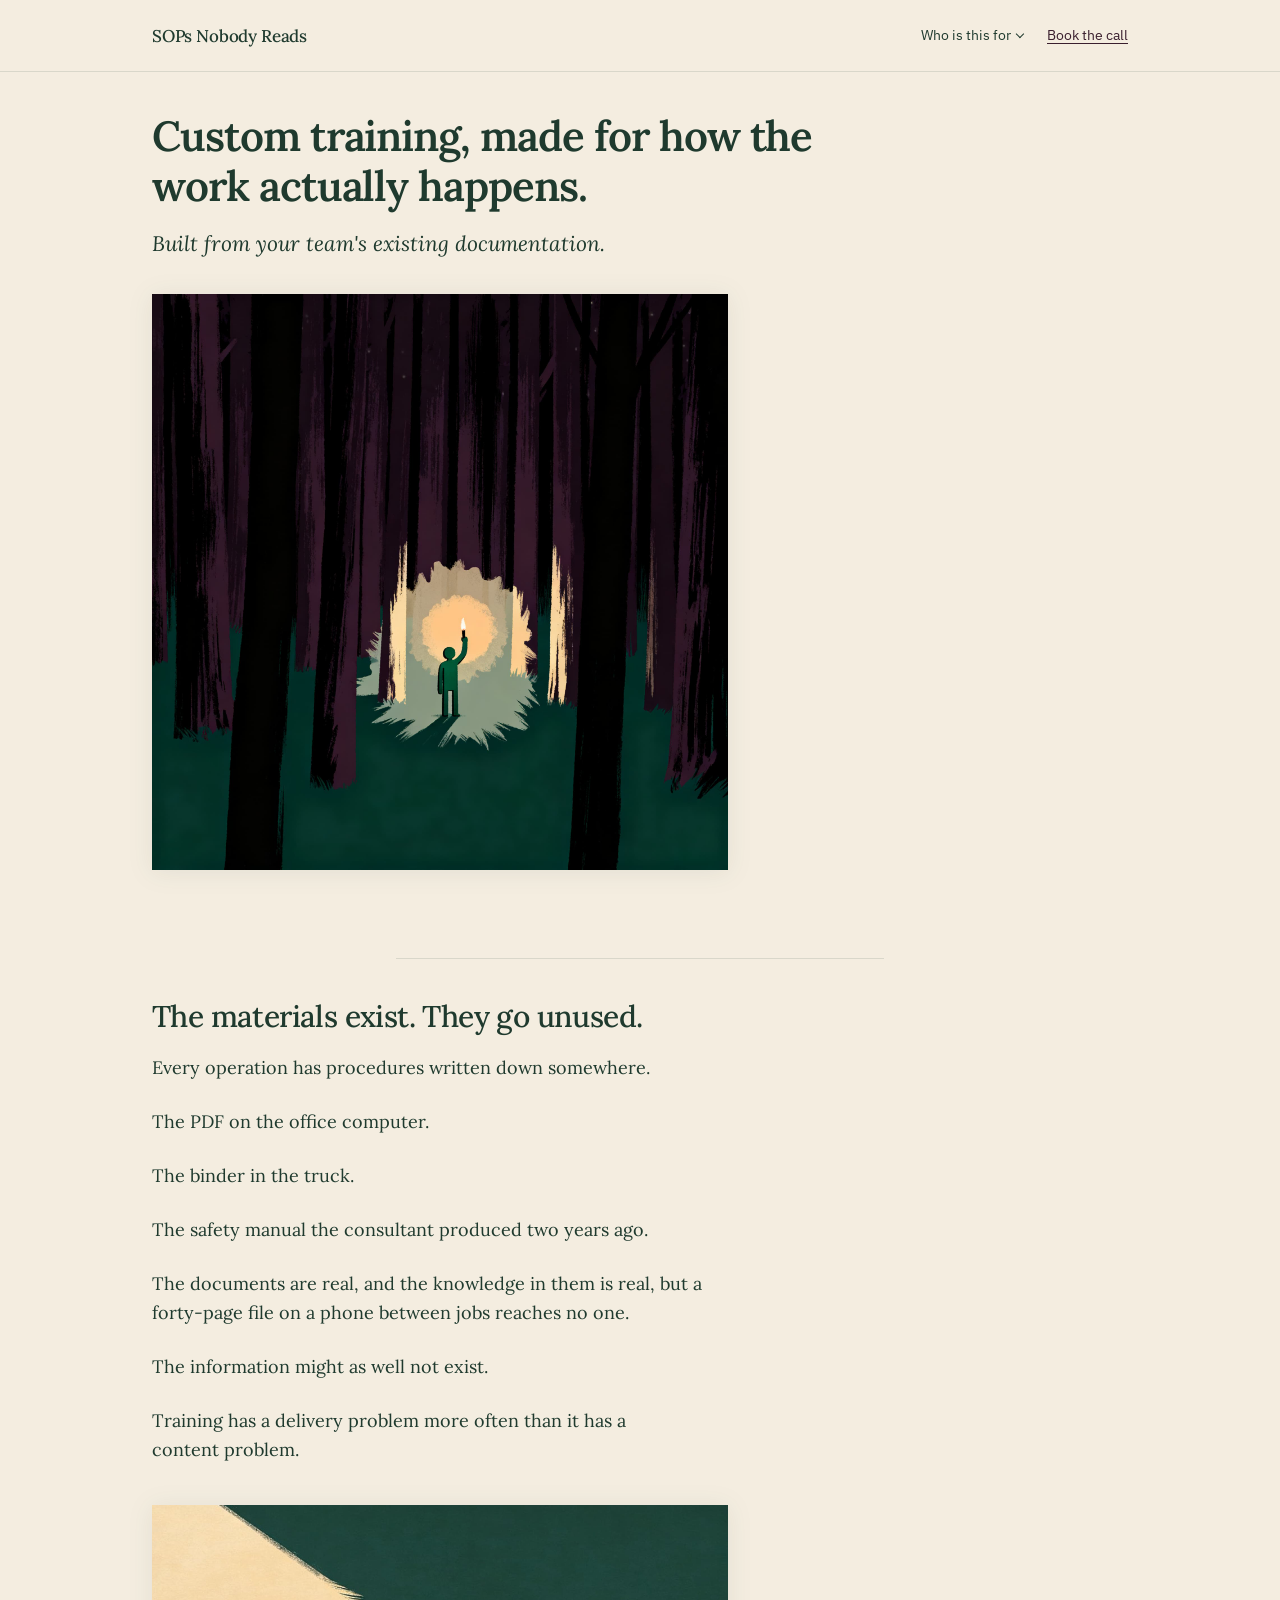
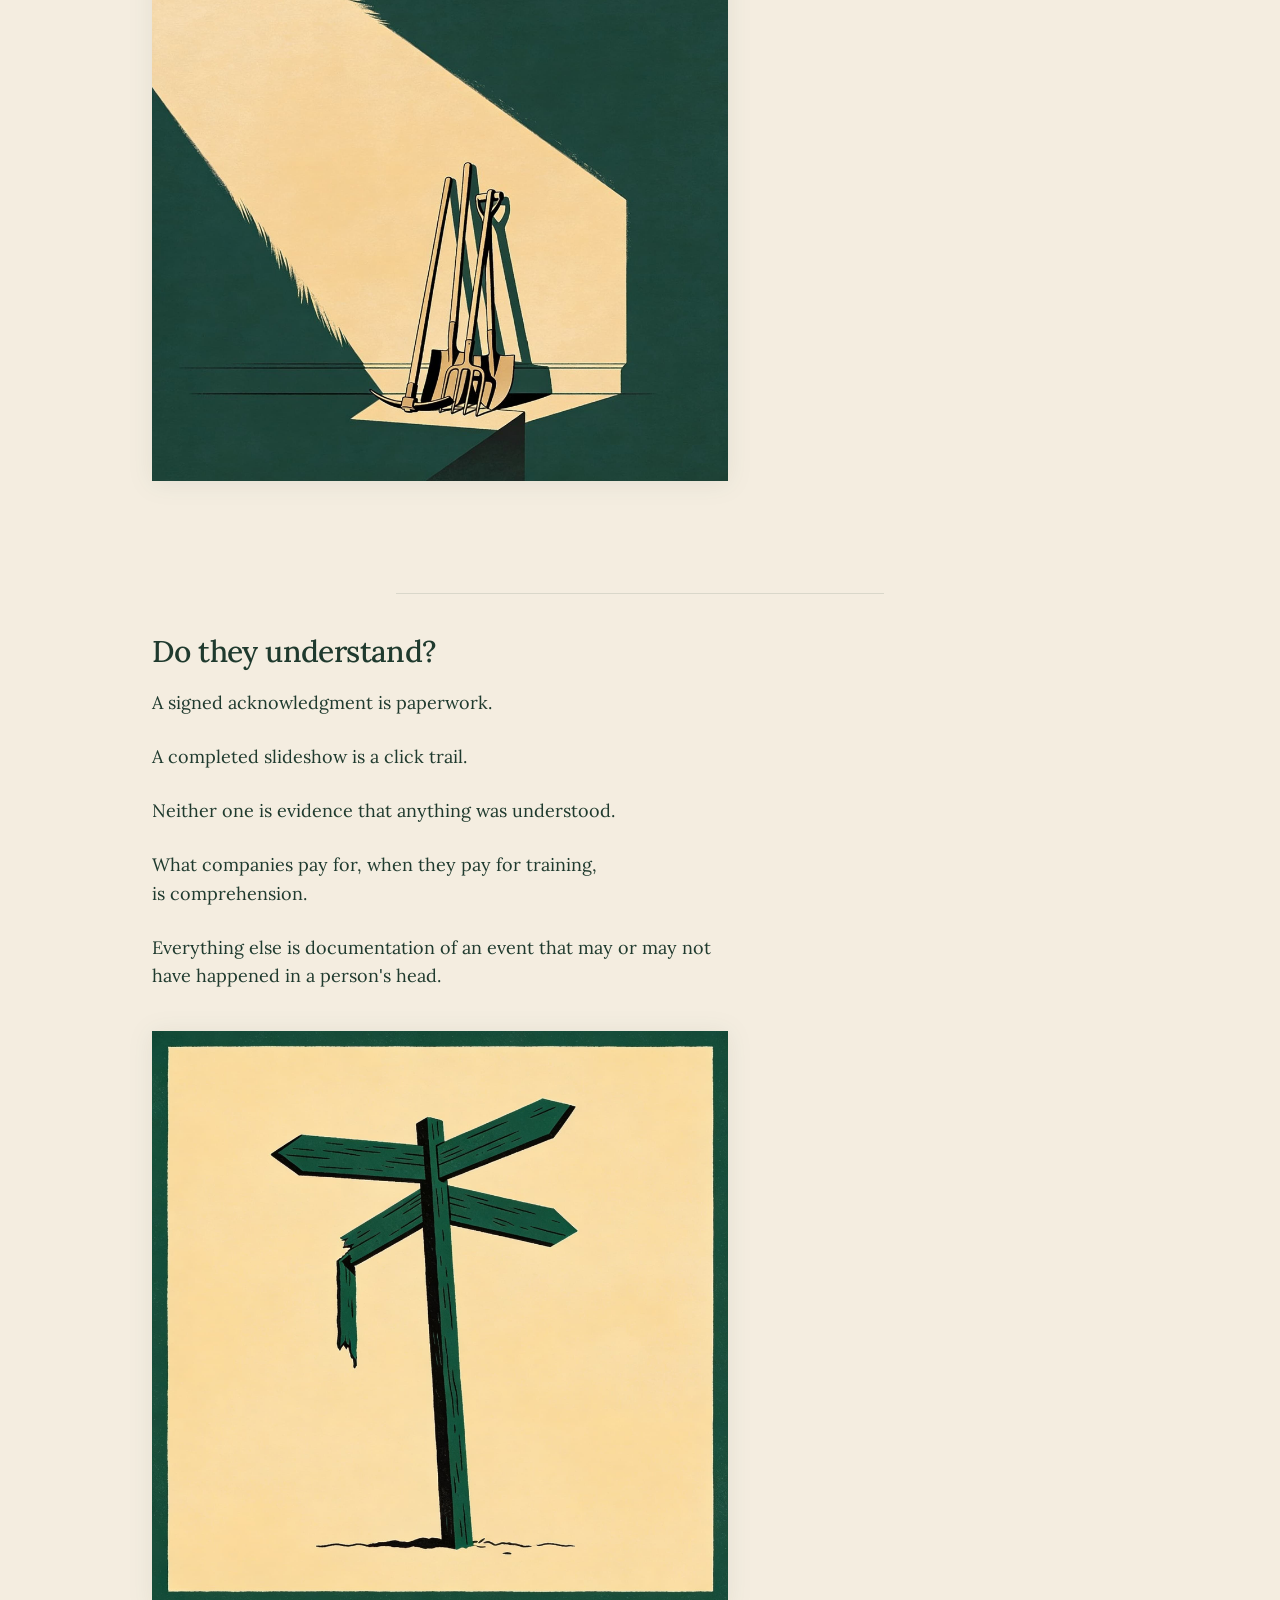
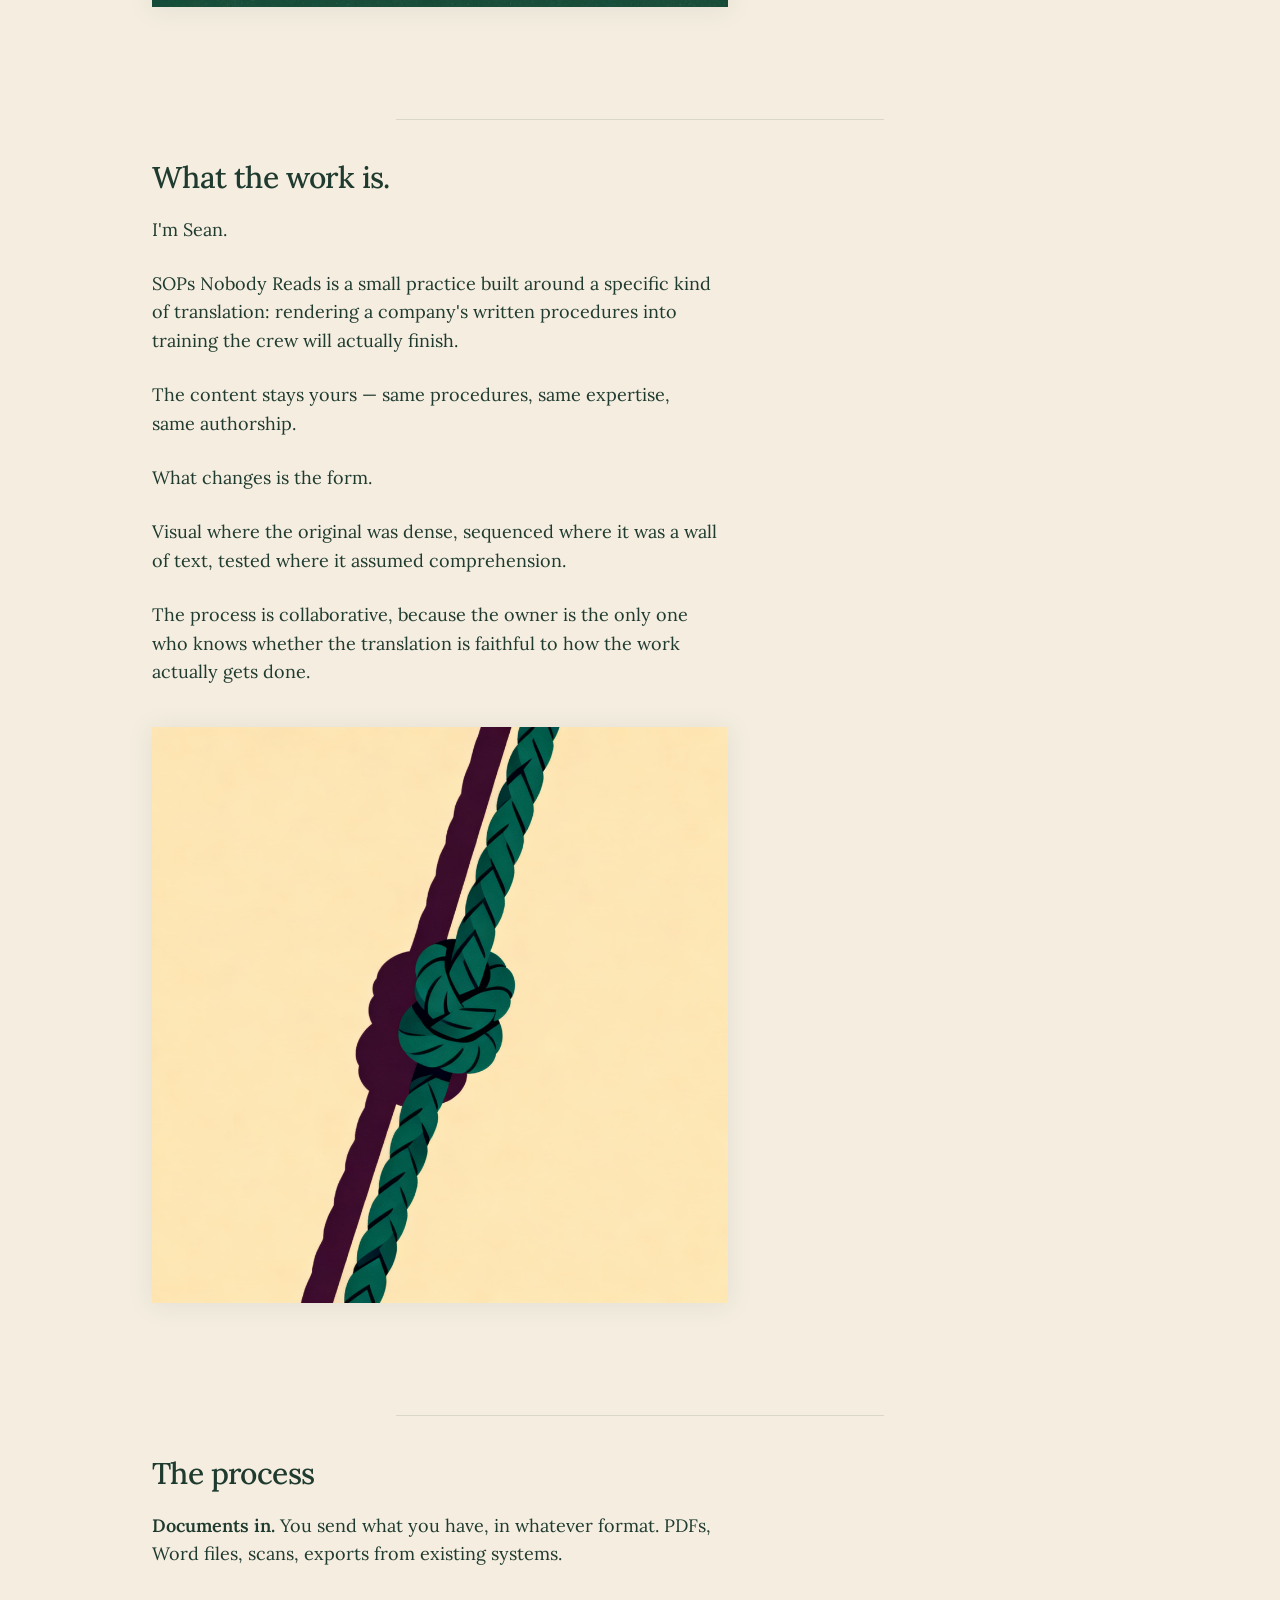
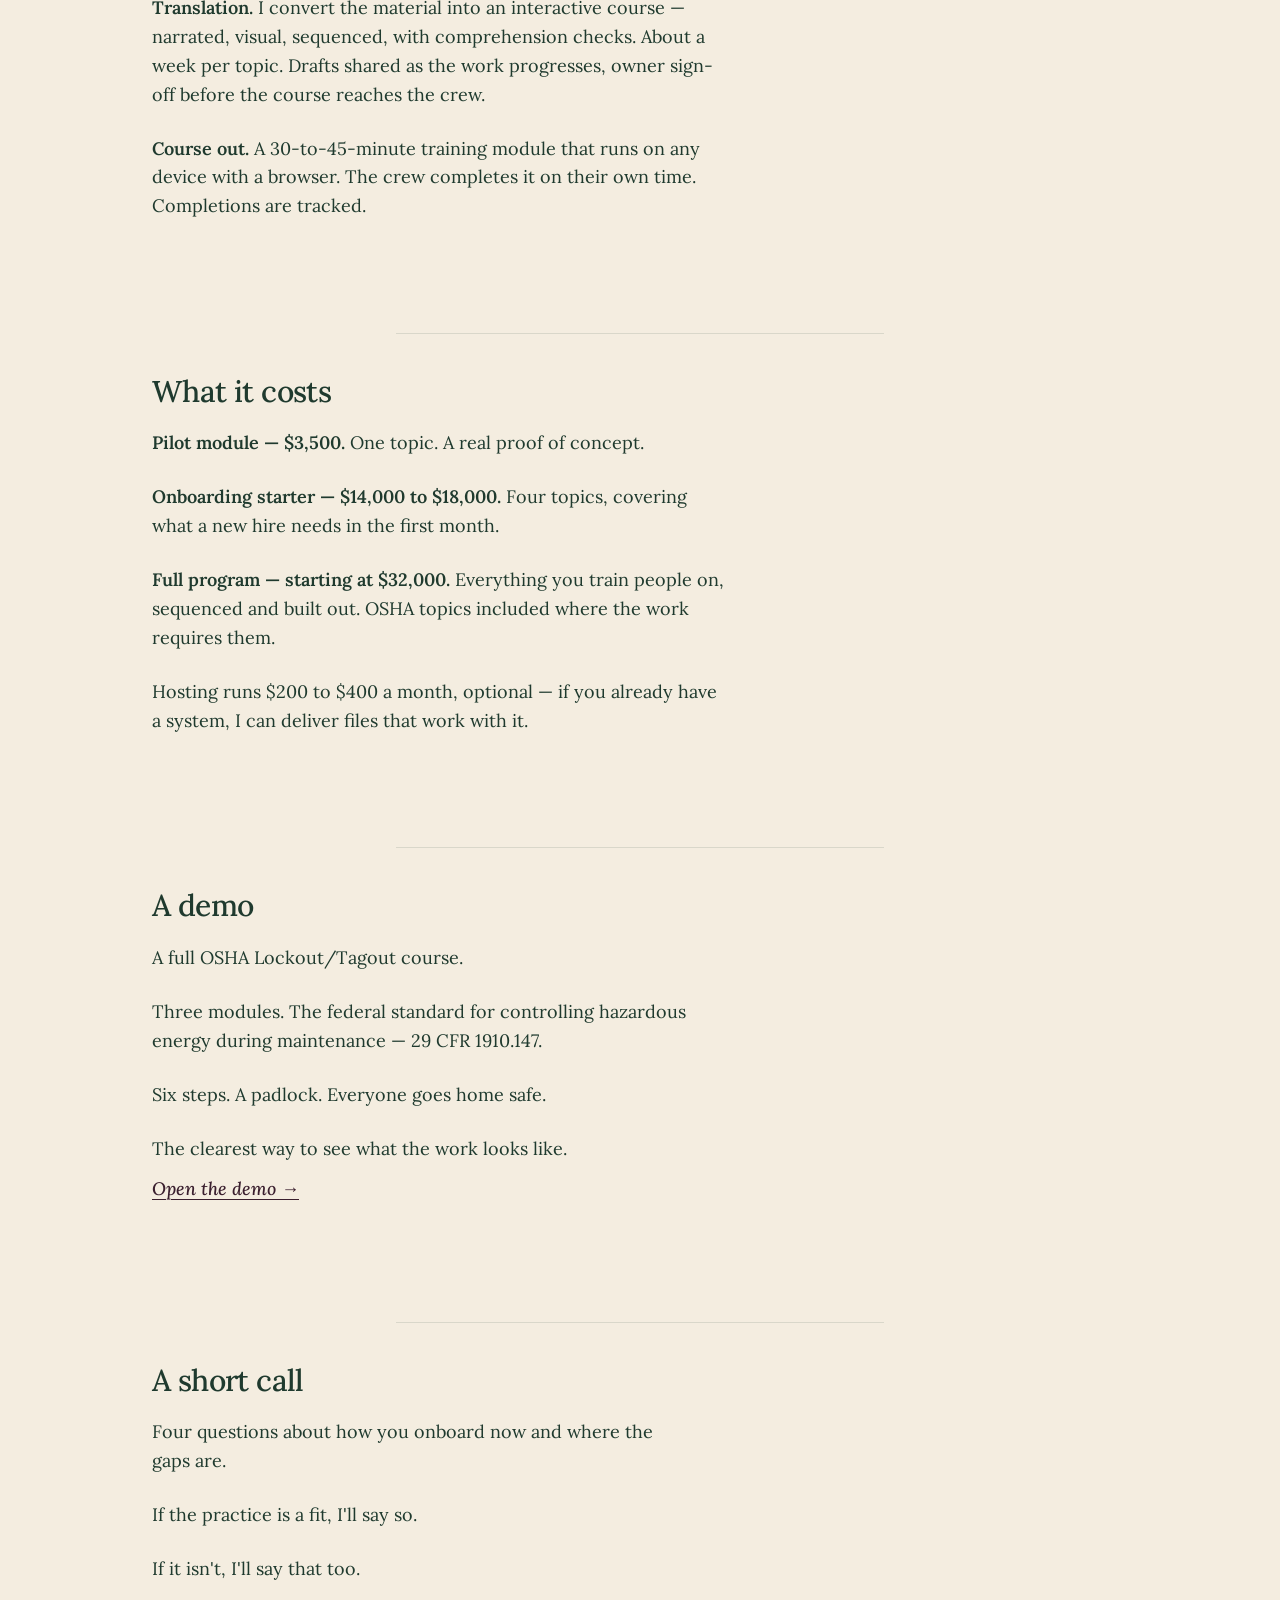
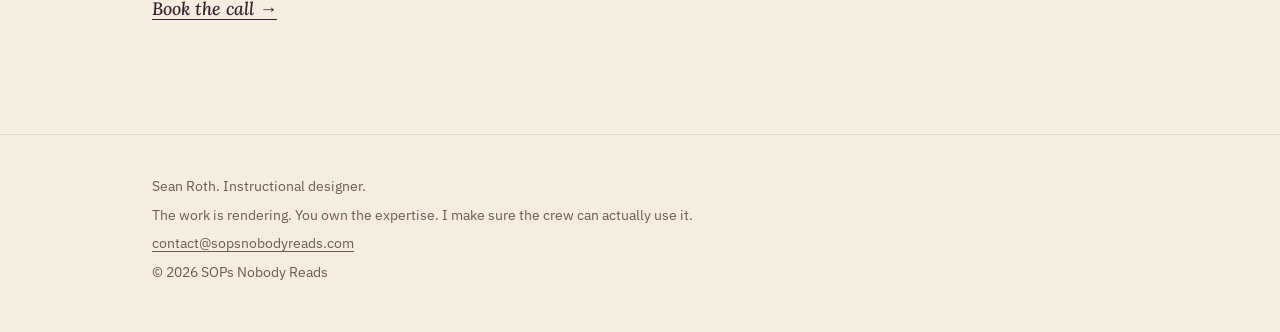
<file: index.html>
<!DOCTYPE html>
<html lang="en">
<head>
<meta charset="UTF-8">
<meta name="viewport" content="width=device-width, initial-scale=1">
<title>SOPs Nobody Reads</title>
<meta name="description" content="Custom training, made for how the work actually happens. Built from your team's existing documentation.">
<link rel="preconnect" href="https://fonts.googleapis.com">
<link rel="preconnect" href="https://fonts.gstatic.com" crossorigin>
<link rel="stylesheet" href="/styles.css">
</head>
<body>

<header class="nav">
  <div class="page nav-inner">
    <a href="/" class="nav-logo">SOPs Nobody Reads</a>
    <nav class="nav-right">
      <details class="nav-dropdown">
        <summary>Who is this for</summary>
        <ul>
          <li><a href="/for/contractors/">Contractors</a></li>
          <li><a href="/for/property-managers/">Property managers</a></li>
          <li><a href="/for/warehouses/">Warehouses</a></li>
        </ul>
      </details>
      <a href="https://calendly.com/contact-sopsnobodyreads/15min" target="_blank" rel="noopener" class="nav-book">Book the call</a>
    </nav>
  </div>
</header>

<main>

<section class="hero page">
  <h1>Custom training, made for how the work actually happens.</h1>
  <p class="hero-sub">Built from your team's existing documentation.</p>

  <figure class="figure">
    <img src="/images/home-hero-torch-c.jpg" alt="A small figure carries a torch through a dark forest." loading="eager">
  </figure>
</section>

<section class="section page">
  <h2>The materials exist. They go unused.</h2>
  <div class="prose">
    <p>Every operation has procedures written down somewhere.</p>
    <p>The PDF on the office computer.</p>
    <p>The binder in the truck.</p>
    <p>The safety manual the consultant produced two years ago.</p>
    <p>The documents are real, and the knowledge in them is real, but a forty-page file on a phone between jobs reaches no one.</p>
    <p>The information might as well not exist.</p>
    <p>Training has a delivery problem more often than it has a content problem.</p>
  </div>

  <figure class="figure">
    <img src="/images/home-2-tools-c.jpg" alt="A set of old tools collecting dust in a shaft of light from an empty room." loading="lazy">
  </figure>
</section>

<section class="section page">
  <h2>Do they understand?</h2>
  <div class="prose">
    <p>A signed acknowledgment is paperwork.</p>
    <p>A completed slideshow is a click trail.</p>
    <p>Neither one is evidence that anything was understood.</p>
    <p>What companies pay for, when they pay for training, is comprehension.</p>
    <p>Everything else is documentation of an event that may or may not have happened in a person's head.</p>
  </div>

  <figure class="figure">
    <img src="/images/home-3-signpost-c.jpg" alt="A broken signpost in an empty field, arrows pointing in conflicting directions." loading="lazy">
  </figure>
</section>

<section class="section page">
  <h2>What the work is.</h2>
  <div class="prose">
    <p>I'm Sean.</p>
    <p>SOPs Nobody Reads is a small practice built around a specific kind of translation: rendering a company's written procedures into training the crew will actually finish.</p>
    <p>The content stays yours — same procedures, same expertise, same authorship.</p>
    <p>What changes is the form.</p>
    <p>Visual where the original was dense, sequenced where it was a wall of text, tested where it assumed comprehension.</p>
    <p>The process is collaborative, because the owner is the only one who knows whether the translation is faithful to how the work actually gets done.</p>
  </div>

  <figure class="figure">
    <img src="/images/home-4-knot-c.jpg" alt="A braided rope tied in a deliberate knot, joining two strands." loading="lazy">
  </figure>
</section>

<section class="section page">
  <h2>The process</h2>
  <div class="prose">
    <p><strong>Documents in.</strong> You send what you have, in whatever format. PDFs, Word files, scans, exports from existing systems.</p>
    <p><strong>Translation.</strong> I convert the material into an interactive course — narrated, visual, sequenced, with comprehension checks. About a week per topic. Drafts shared as the work progresses, owner sign-off before the course reaches the crew.</p>
    <p><strong>Course out.</strong> A 30-to-45-minute training module that runs on any device with a browser. The crew completes it on their own time. Completions are tracked.</p>
  </div>
</section>

<section class="section page">
  <h2>What it costs</h2>
  <div class="prose">
    <p><strong>Pilot module — $3,500.</strong> One topic. A real proof of concept.</p>
    <p><strong>Onboarding starter — $14,000 to $18,000.</strong> Four topics, covering what a new hire needs in the first month.</p>
    <p><strong>Full program — starting at $32,000.</strong> Everything you train people on, sequenced and built out. OSHA topics included where the work requires them.</p>
    <p>Hosting runs $200 to $400 a month, optional — if you already have a system, I can deliver files that work with it.</p>
  </div>
</section>

<section class="section page">
  <h2>A demo</h2>
  <div class="prose">
    <p>A full OSHA Lockout/Tagout course.</p>
    <p>Three modules. The federal standard for controlling hazardous energy during maintenance — 29 CFR 1910.147.</p>
    <p>Six steps. A padlock. Everyone goes home safe.</p>
    <p>The clearest way to see what the work looks like.</p>
  </div>
  <a href="/demo" target="_blank" rel="noopener noreferrer" class="cta-link">Open the demo →</a>
</section>

<section class="section page">
  <h2>A short call</h2>
  <div class="prose">
    <p>Four questions about how you onboard now and where the gaps are.</p>
    <p>If the practice is a fit, I'll say so.</p>
    <p>If it isn't, I'll say that too.</p>
  </div>
  <a href="https://calendly.com/contact-sopsnobodyreads/15min" target="_blank" rel="noopener" class="cta-link">Book the call →</a>
</section>

</main>

<footer class="site-footer">
  <div class="page">
    <p>Sean Roth. Instructional designer.</p>
    <p>The work is rendering. You own the expertise. I make sure the crew can actually use it.</p>
    <p><a href="mailto:contact@sopsnobodyreads.com">contact@sopsnobodyreads.com</a></p>
    <p>© 2026 SOPs Nobody Reads</p>
  </div>
</footer>

</body>
</html>
</file>
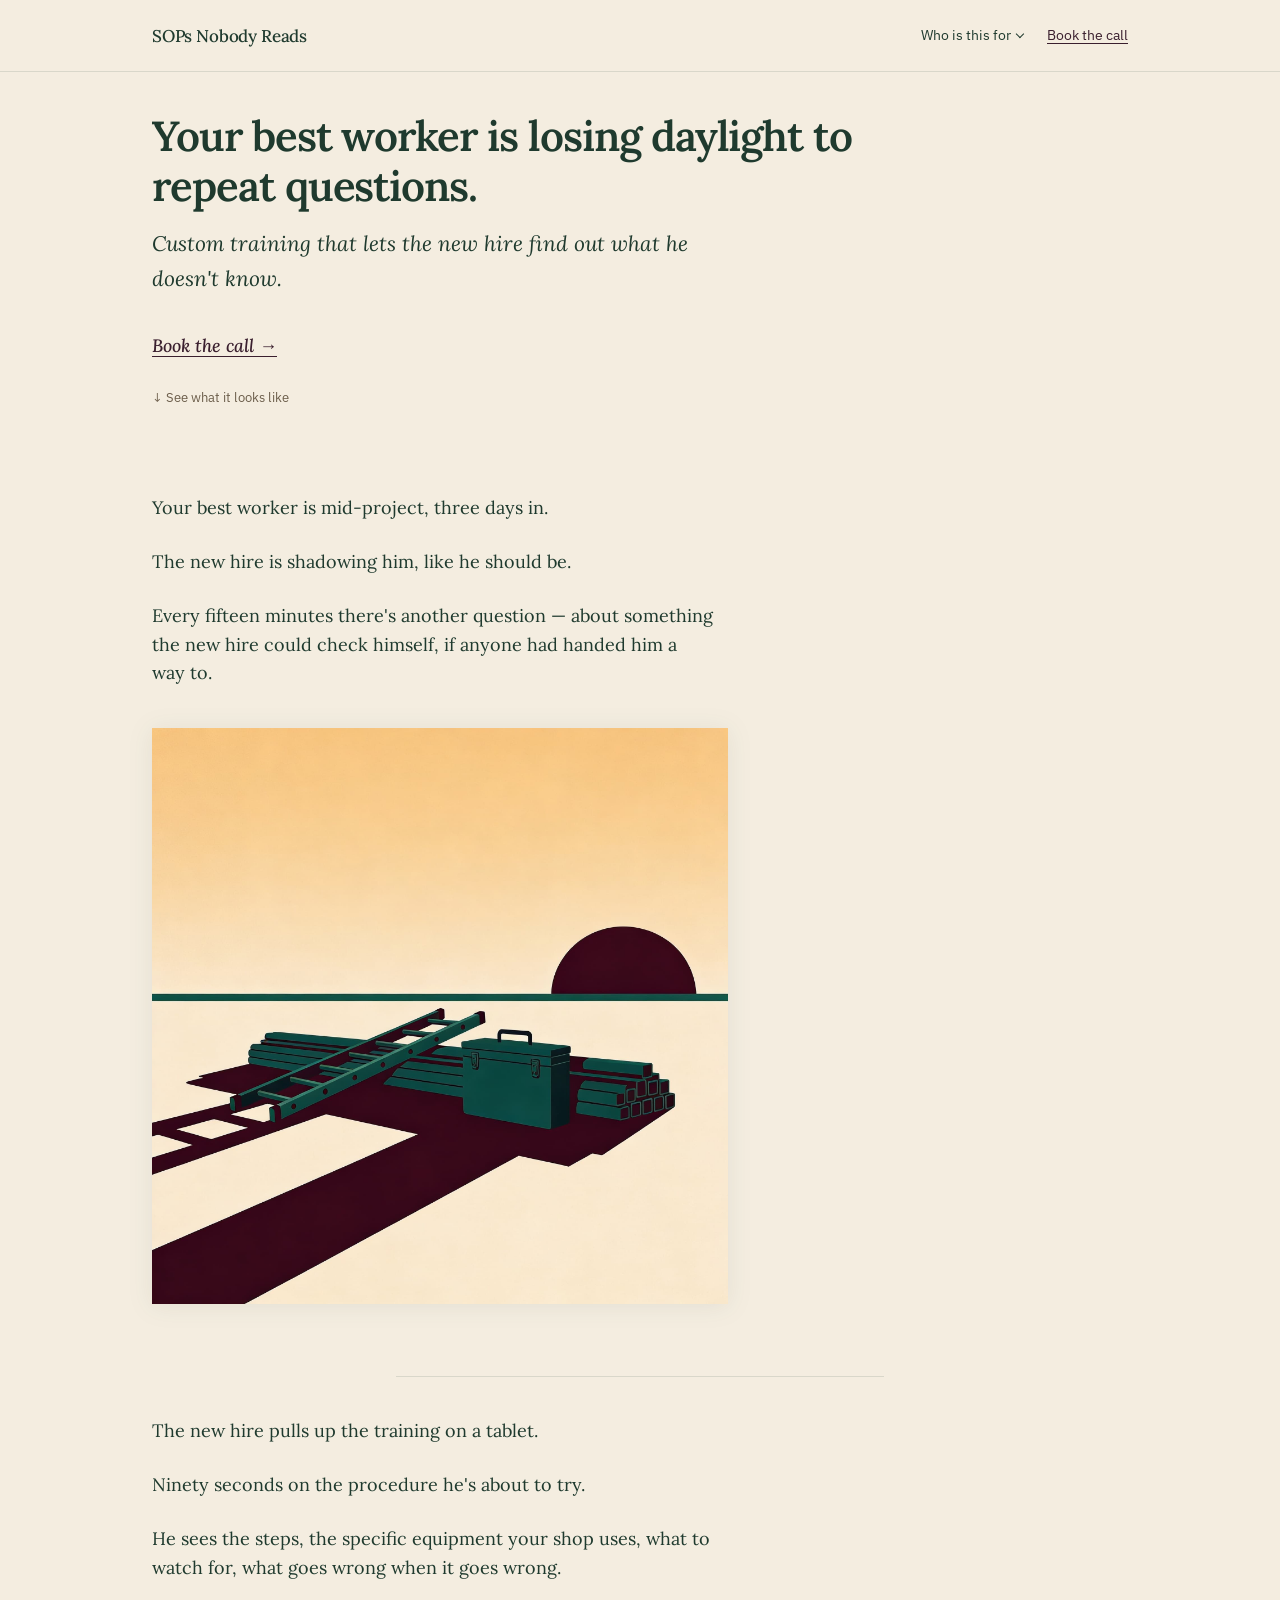
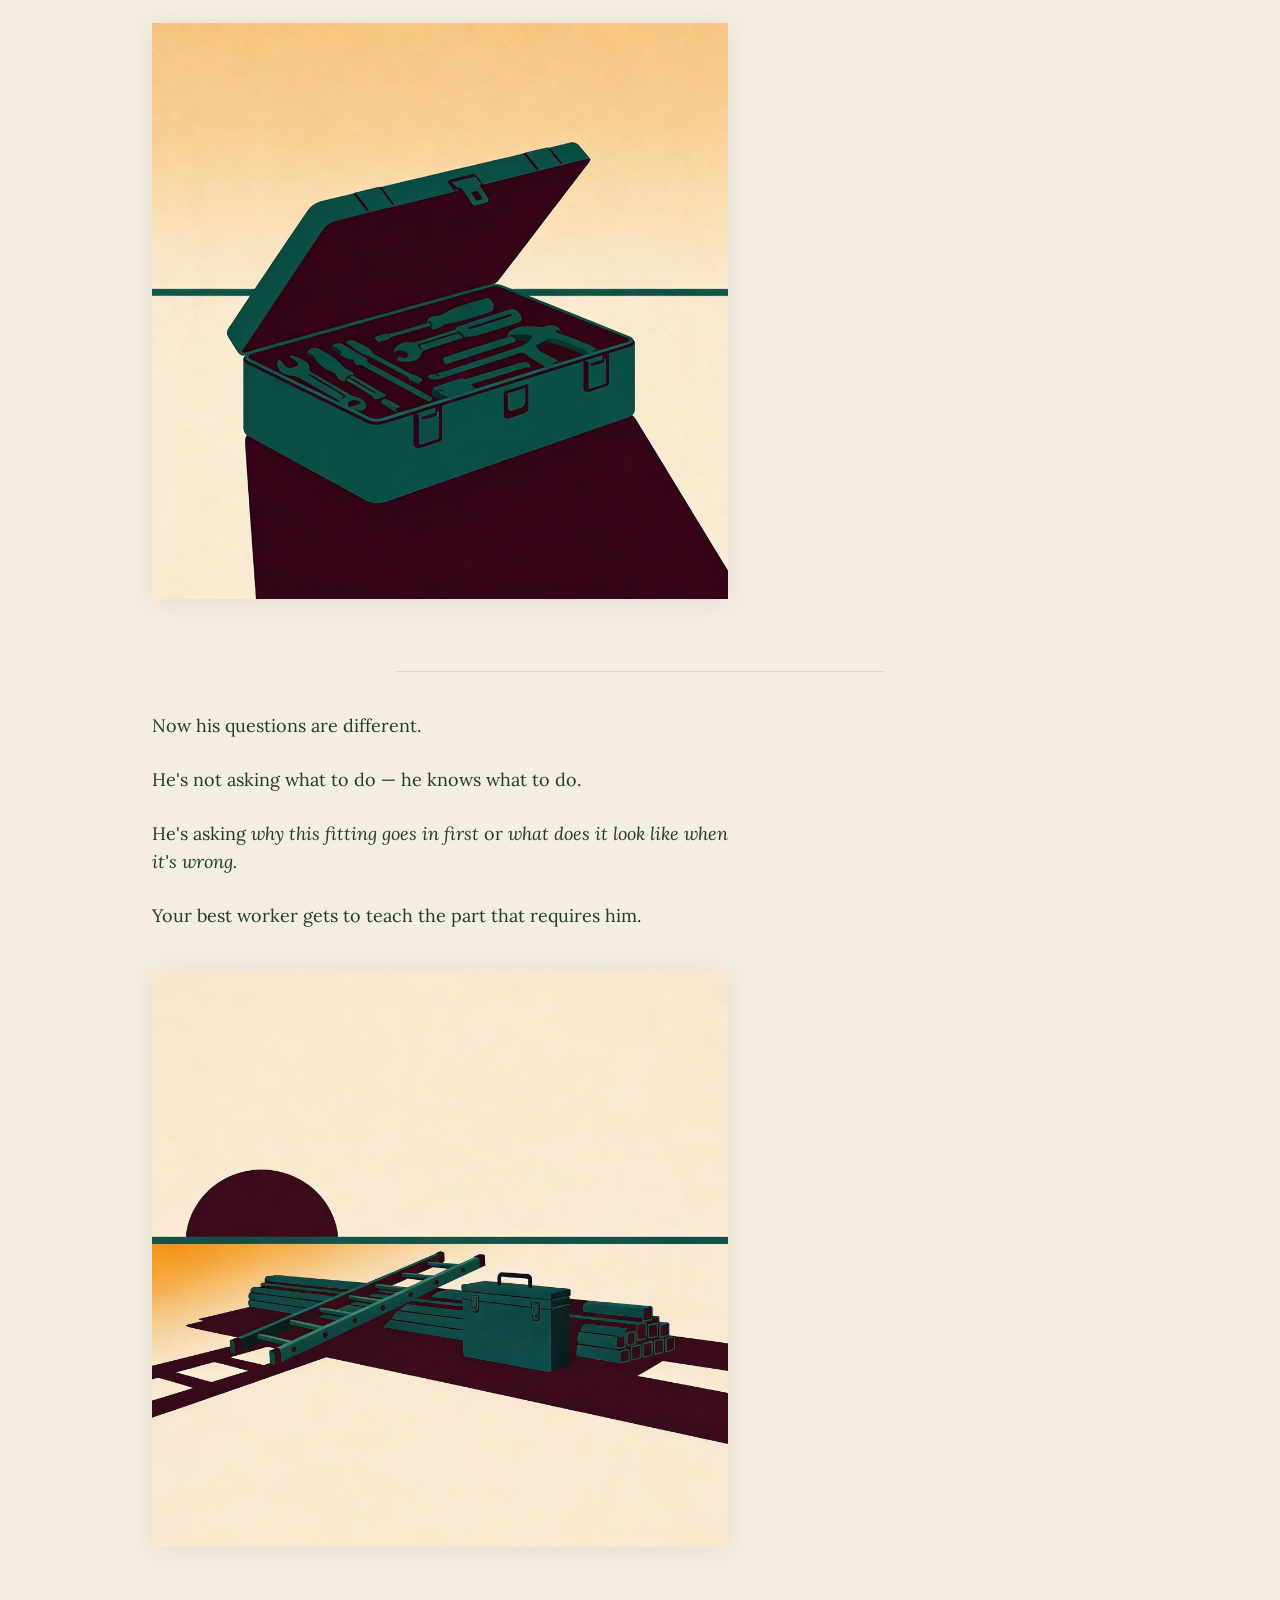
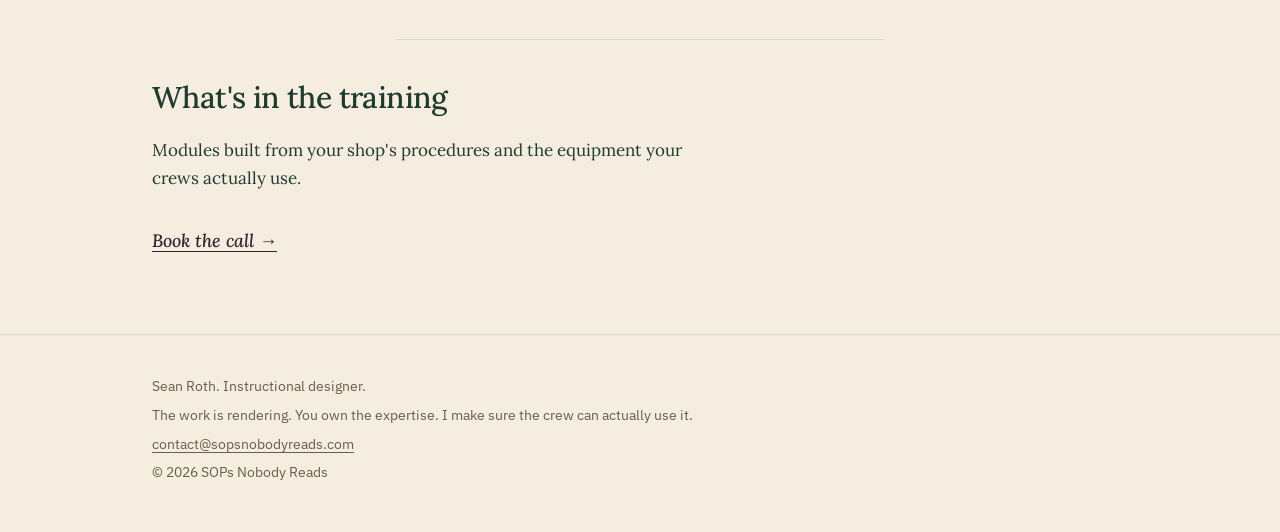
<file: for/contractors/index.html>
<!DOCTYPE html>
<html lang="en">
<head>
<meta charset="UTF-8">
<meta name="viewport" content="width=device-width, initial-scale=1">
<title>For contractors — SOPs Nobody Reads</title>
<meta name="description" content="Custom training that lets the new hire find out what he doesn't know.">
<link rel="preconnect" href="https://fonts.googleapis.com">
<link rel="preconnect" href="https://fonts.gstatic.com" crossorigin>
<link rel="stylesheet" href="/styles.css">
</head>
<body>

<header class="nav">
  <div class="page nav-inner">
    <a href="/" class="nav-logo">SOPs Nobody Reads</a>
    <nav class="nav-right">
      <details class="nav-dropdown">
        <summary>Who is this for</summary>
        <ul>
          <li><a href="/for/contractors/">Contractors</a></li>
          <li><a href="/for/property-managers/">Property managers</a></li>
          <li><a href="/for/warehouses/">Warehouses</a></li>
        </ul>
      </details>
      <a href="https://calendly.com/contact-sopsnobodyreads/15min" target="_blank" rel="noopener" class="nav-book">Book the call</a>
    </nav>
  </div>
</header>

<main>

<section class="segment-hero page">
  <h1>Your best worker is losing daylight to repeat questions.</h1>
  <p class="hero-sub">Custom training that lets the new hire find out what he doesn't know.</p>
  <a href="https://calendly.com/contact-sopsnobodyreads/15min" target="_blank" rel="noopener" class="cta-link">Book the call →</a>
  <div><a href="#story" class="scroll-cue">↓ See what it looks like</a></div>
</section>

<section class="scene page" id="story">
  <div class="prose">
    <p>Your best worker is mid-project, three days in.</p>
    <p>The new hire is shadowing him, like he should be.</p>
    <p>Every fifteen minutes there's another question — about something the new hire could check himself, if anyone had handed him a way to.</p>
  </div>
  <figure class="figure">
    <img src="/images/contractor-1c.jpg" alt="A ladder, toolbox, and stacked materials staged on the ground with long shadows as the sun sets." loading="lazy">
  </figure>
</section>

<section class="scene page">
  <div class="prose">
    <p>The new hire pulls up the training on a tablet.</p>
    <p>Ninety seconds on the procedure he's about to try.</p>
    <p>He sees the steps, the specific equipment your shop uses, what to watch for, what goes wrong when it goes wrong.</p>
  </div>
  <figure class="figure">
    <img src="/images/contractor-2c.jpg" alt="An open toolbox seen from above, tools arranged in clear order, ready for the work." loading="lazy">
  </figure>
</section>

<section class="scene page">
  <div class="prose">
    <p>Now his questions are different.</p>
    <p>He's not asking what to do — he knows what to do.</p>
    <p>He's asking <em>why this fitting goes in first</em> or <em>what does it look like when it's wrong.</em></p>
    <p>Your best worker gets to teach the part that requires him.</p>
  </div>
  <figure class="figure">
    <img src="/images/contractor-3c.jpg" alt="The same equipment staged at sunrise, shadows now pointing the other way, the new day beginning." loading="lazy">
  </figure>
</section>

<section class="closing page">
  <h2>What's in the training</h2>
  <div class="prose">
    <p>Modules built from your shop's procedures and the equipment your crews actually use.</p>
  </div>
  <a href="https://calendly.com/contact-sopsnobodyreads/15min" target="_blank" rel="noopener" class="cta-link">Book the call →</a>
</section>

</main>

<footer class="site-footer">
  <div class="page">
    <p>Sean Roth. Instructional designer.</p>
    <p>The work is rendering. You own the expertise. I make sure the crew can actually use it.</p>
    <p><a href="mailto:contact@sopsnobodyreads.com">contact@sopsnobodyreads.com</a></p>
    <p>© 2026 SOPs Nobody Reads</p>
  </div>
</footer>

</body>
</html>
</file>
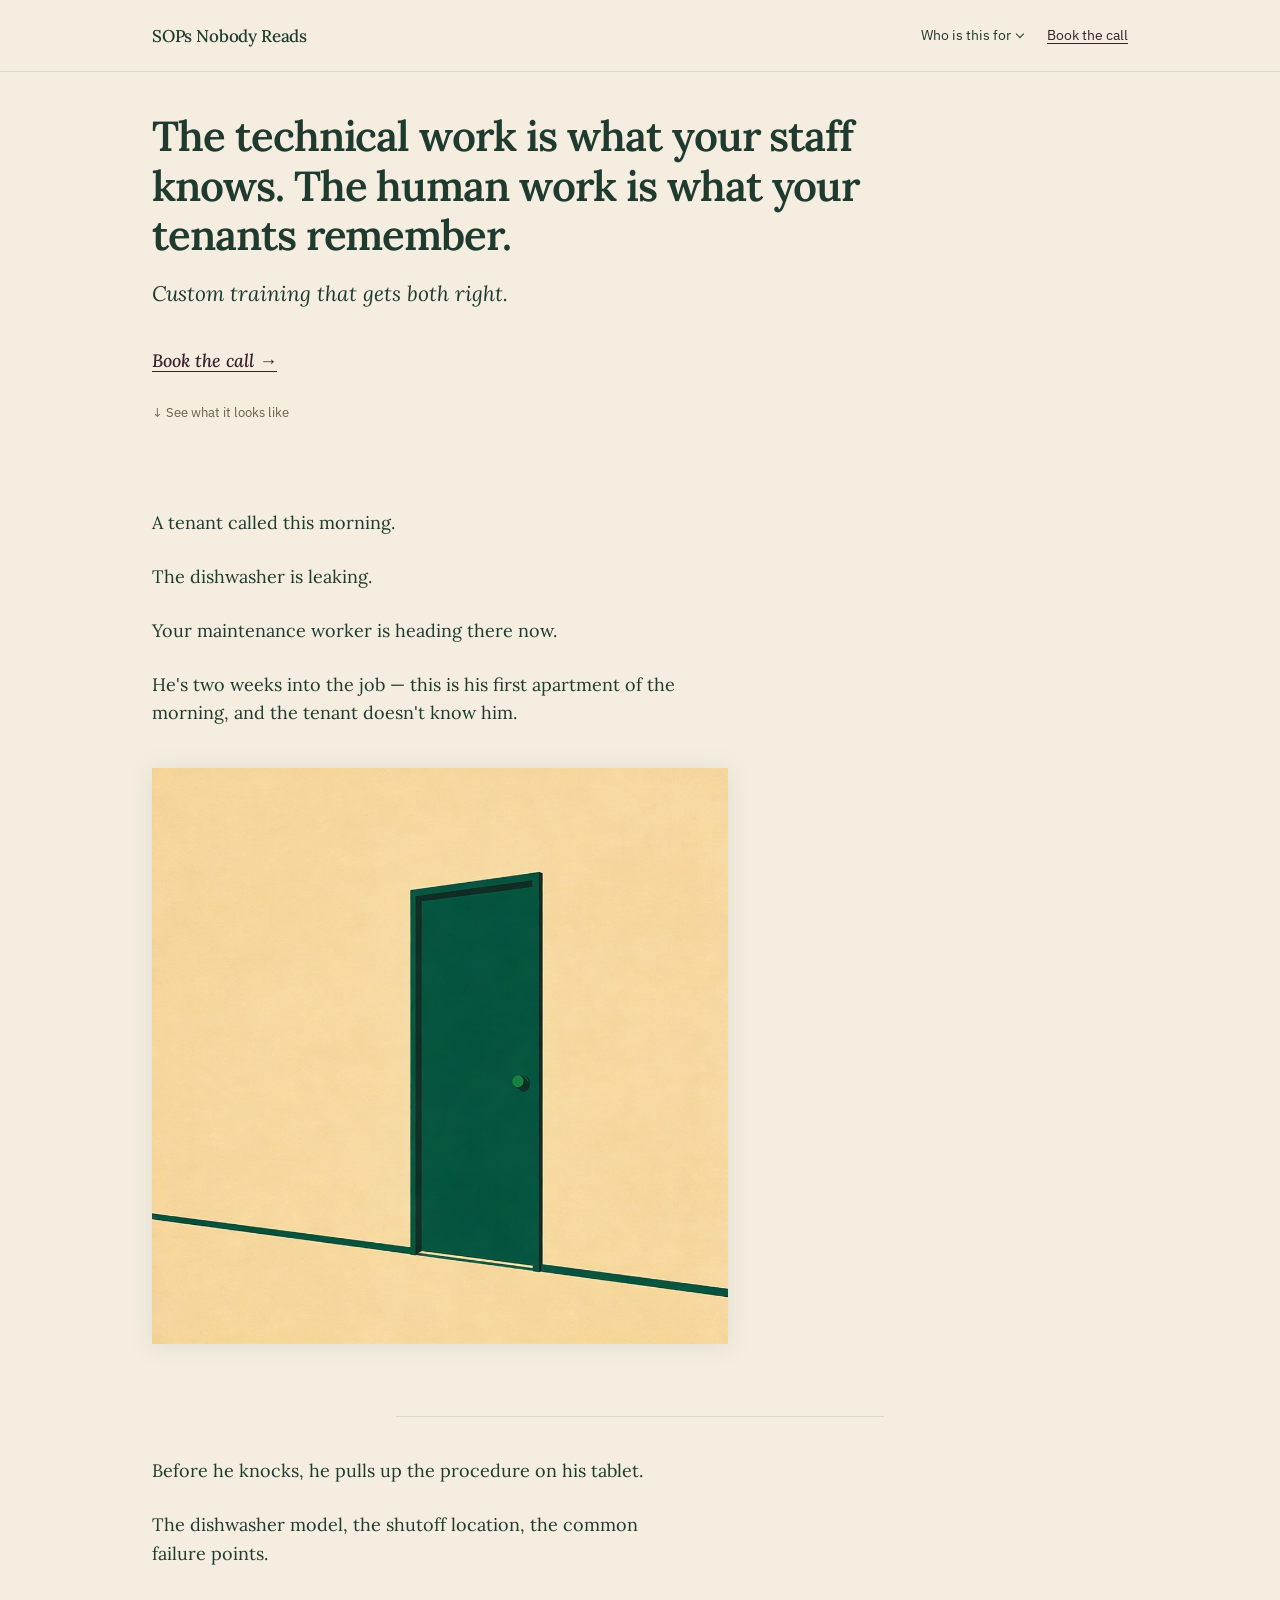
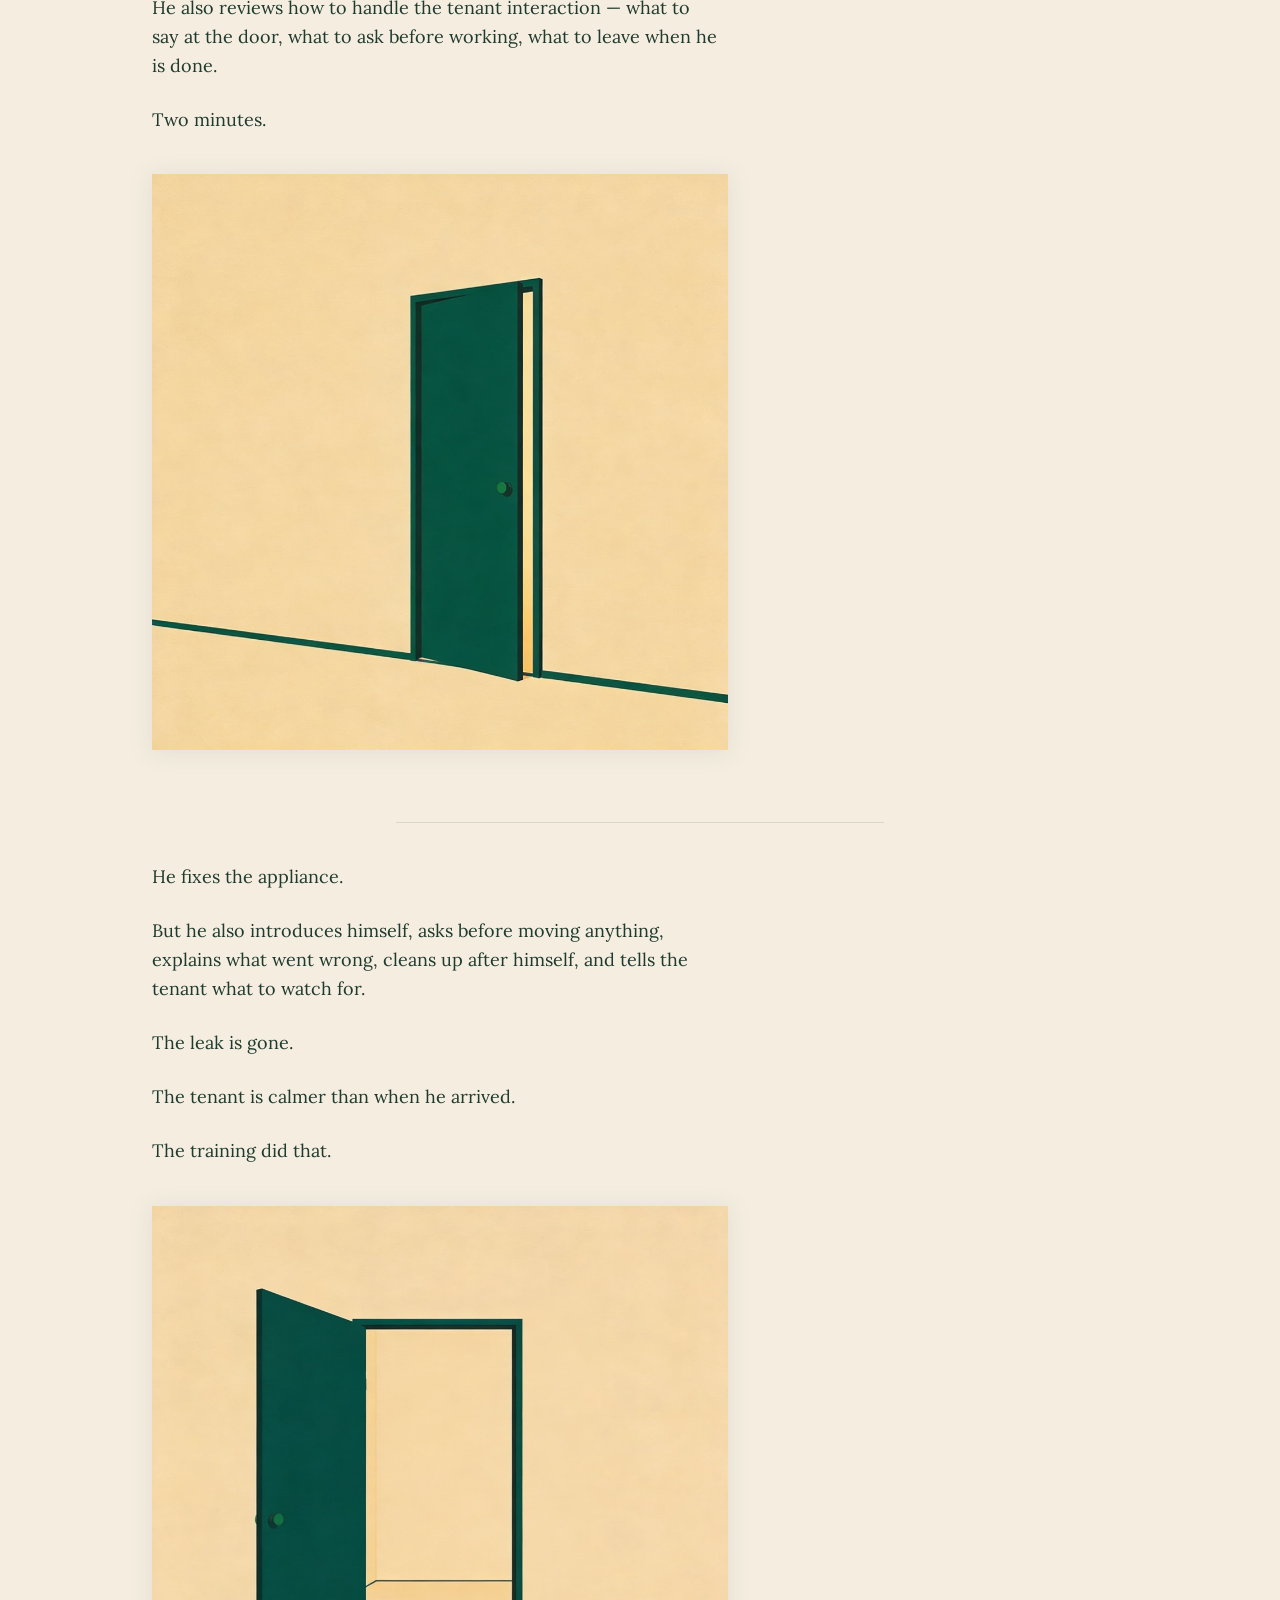
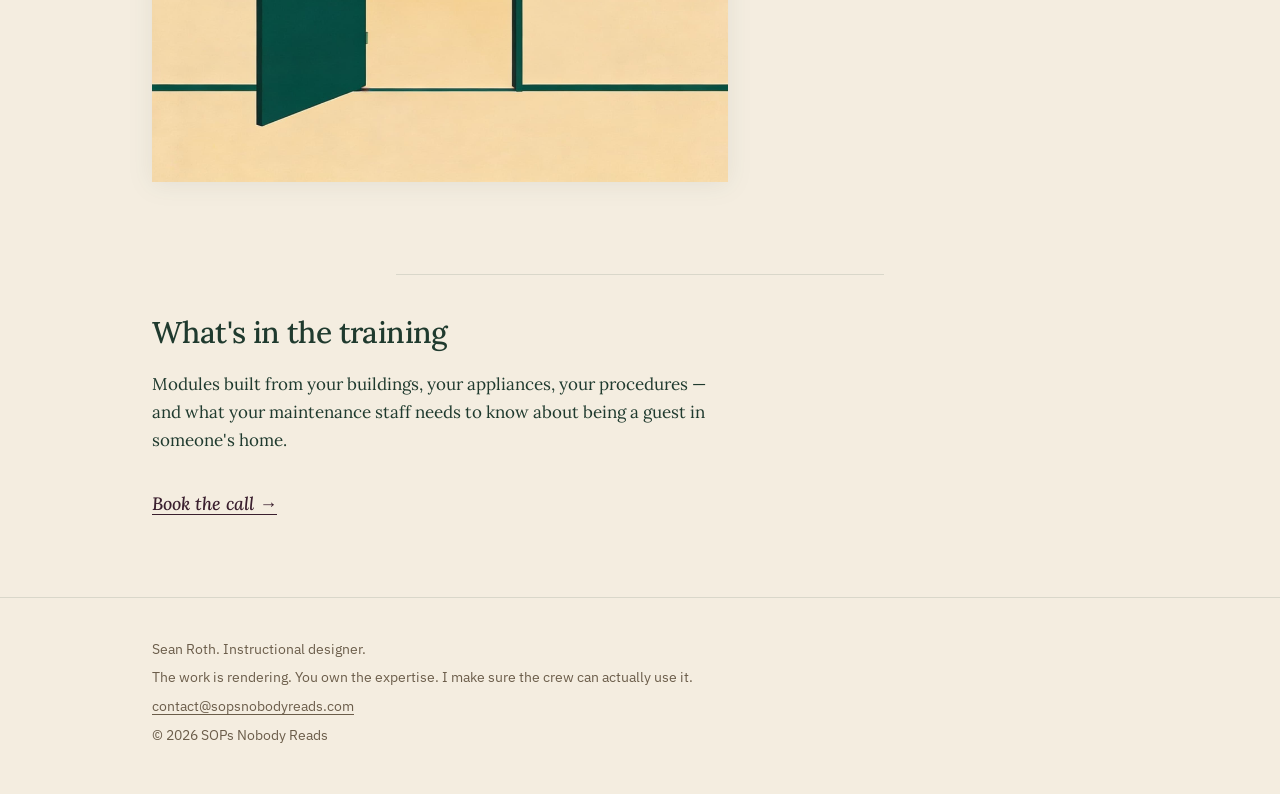
<file: for/property-managers/index.html>
<!DOCTYPE html>
<html lang="en">
<head>
<meta charset="UTF-8">
<meta name="viewport" content="width=device-width, initial-scale=1">
<title>For property managers — SOPs Nobody Reads</title>
<meta name="description" content="The technical work is what your staff knows. The human work is what your tenants remember. Custom training that gets both right.">
<link rel="preconnect" href="https://fonts.googleapis.com">
<link rel="preconnect" href="https://fonts.gstatic.com" crossorigin>
<link rel="stylesheet" href="/styles.css">
</head>
<body>

<header class="nav">
  <div class="page nav-inner">
    <a href="/" class="nav-logo">SOPs Nobody Reads</a>
    <nav class="nav-right">
      <details class="nav-dropdown">
        <summary>Who is this for</summary>
        <ul>
          <li><a href="/for/contractors/">Contractors</a></li>
          <li><a href="/for/property-managers/">Property managers</a></li>
          <li><a href="/for/warehouses/">Warehouses</a></li>
        </ul>
      </details>
      <a href="https://calendly.com/contact-sopsnobodyreads/15min" target="_blank" rel="noopener" class="nav-book">Book the call</a>
    </nav>
  </div>
</header>

<main>

<section class="segment-hero page">
  <h1>The technical work is what your staff knows. The human work is what your tenants remember.</h1>
  <p class="hero-sub">Custom training that gets both right.</p>
  <a href="https://calendly.com/contact-sopsnobodyreads/15min" target="_blank" rel="noopener" class="cta-link">Book the call →</a>
  <div><a href="#story" class="scroll-cue">↓ See what it looks like</a></div>
</section>

<section class="scene page" id="story">
  <div class="prose">
    <p>A tenant called this morning.</p>
    <p>The dishwasher is leaking.</p>
    <p>Your maintenance worker is heading there now.</p>
    <p>He's two weeks into the job — this is his first apartment of the morning, and the tenant doesn't know him.</p>
  </div>
  <figure class="figure">
    <img src="/images/property-managers-1c.jpg" alt="A closed door standing alone, the threshold of an unfamiliar home." loading="lazy">
  </figure>
</section>

<section class="scene page">
  <div class="prose">
    <p>Before he knocks, he pulls up the procedure on his tablet.</p>
    <p>The dishwasher model, the shutoff location, the common failure points.</p>
    <p>He also reviews how to handle the tenant interaction — what to say at the door, what to ask before working, what to leave when he is done.</p>
    <p>Two minutes.</p>
  </div>
  <figure class="figure">
    <img src="/images/property-managers-2c.jpg" alt="The same door, now slightly ajar, the threshold being crossed." loading="lazy">
  </figure>
</section>

<section class="scene page">
  <div class="prose">
    <p>He fixes the appliance.</p>
    <p>But he also introduces himself, asks before moving anything, explains what went wrong, cleans up after himself, and tells the tenant what to watch for.</p>
    <p>The leak is gone.</p>
    <p>The tenant is calmer than when he arrived.</p>
    <p>The training did that.</p>
  </div>
  <figure class="figure">
    <img src="/images/property-managers-3c.jpg" alt="The door now open, the empty room beyond visible and undisturbed." loading="lazy">
  </figure>
</section>

<section class="closing page">
  <h2>What's in the training</h2>
  <div class="prose">
    <p>Modules built from your buildings, your appliances, your procedures — and what your maintenance staff needs to know about being a guest in someone's home.</p>
  </div>
  <a href="https://calendly.com/contact-sopsnobodyreads/15min" target="_blank" rel="noopener" class="cta-link">Book the call →</a>
</section>

</main>

<footer class="site-footer">
  <div class="page">
    <p>Sean Roth. Instructional designer.</p>
    <p>The work is rendering. You own the expertise. I make sure the crew can actually use it.</p>
    <p><a href="mailto:contact@sopsnobodyreads.com">contact@sopsnobodyreads.com</a></p>
    <p>© 2026 SOPs Nobody Reads</p>
  </div>
</footer>

</body>
</html>
</file>
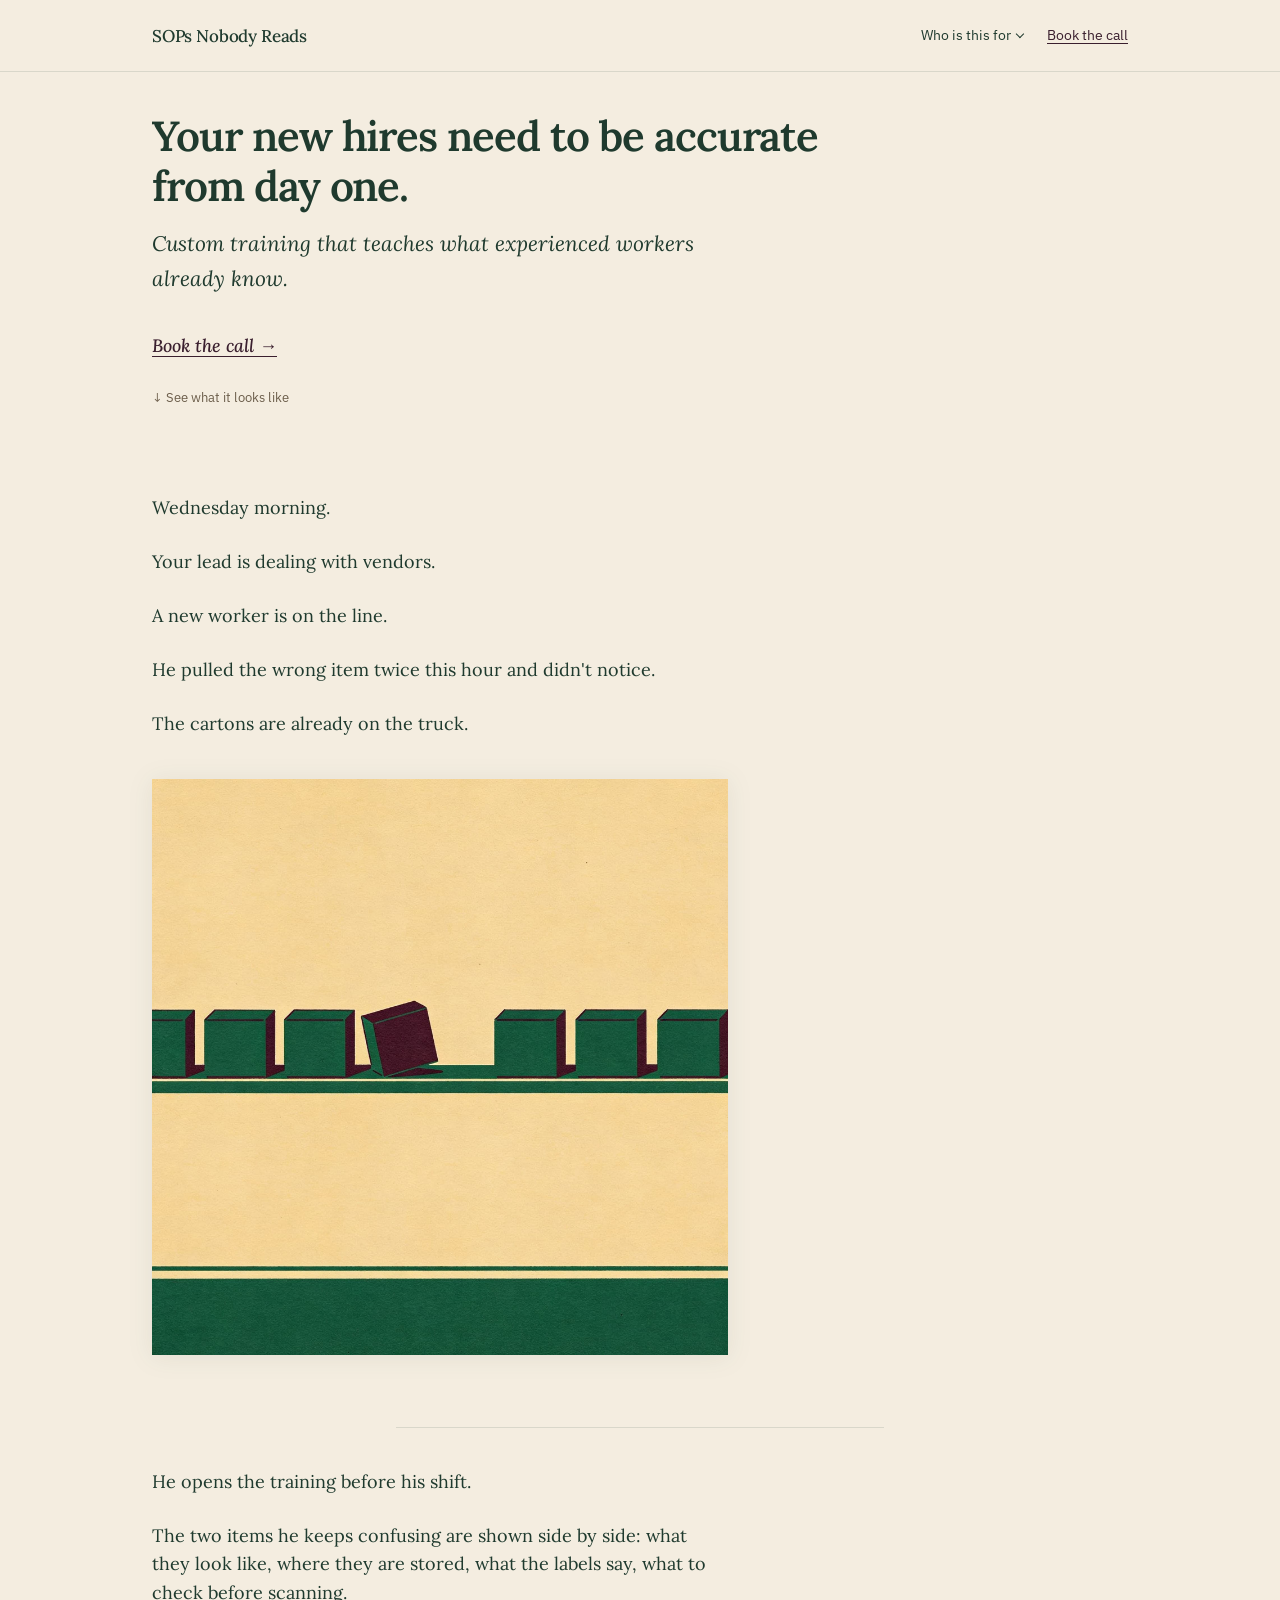
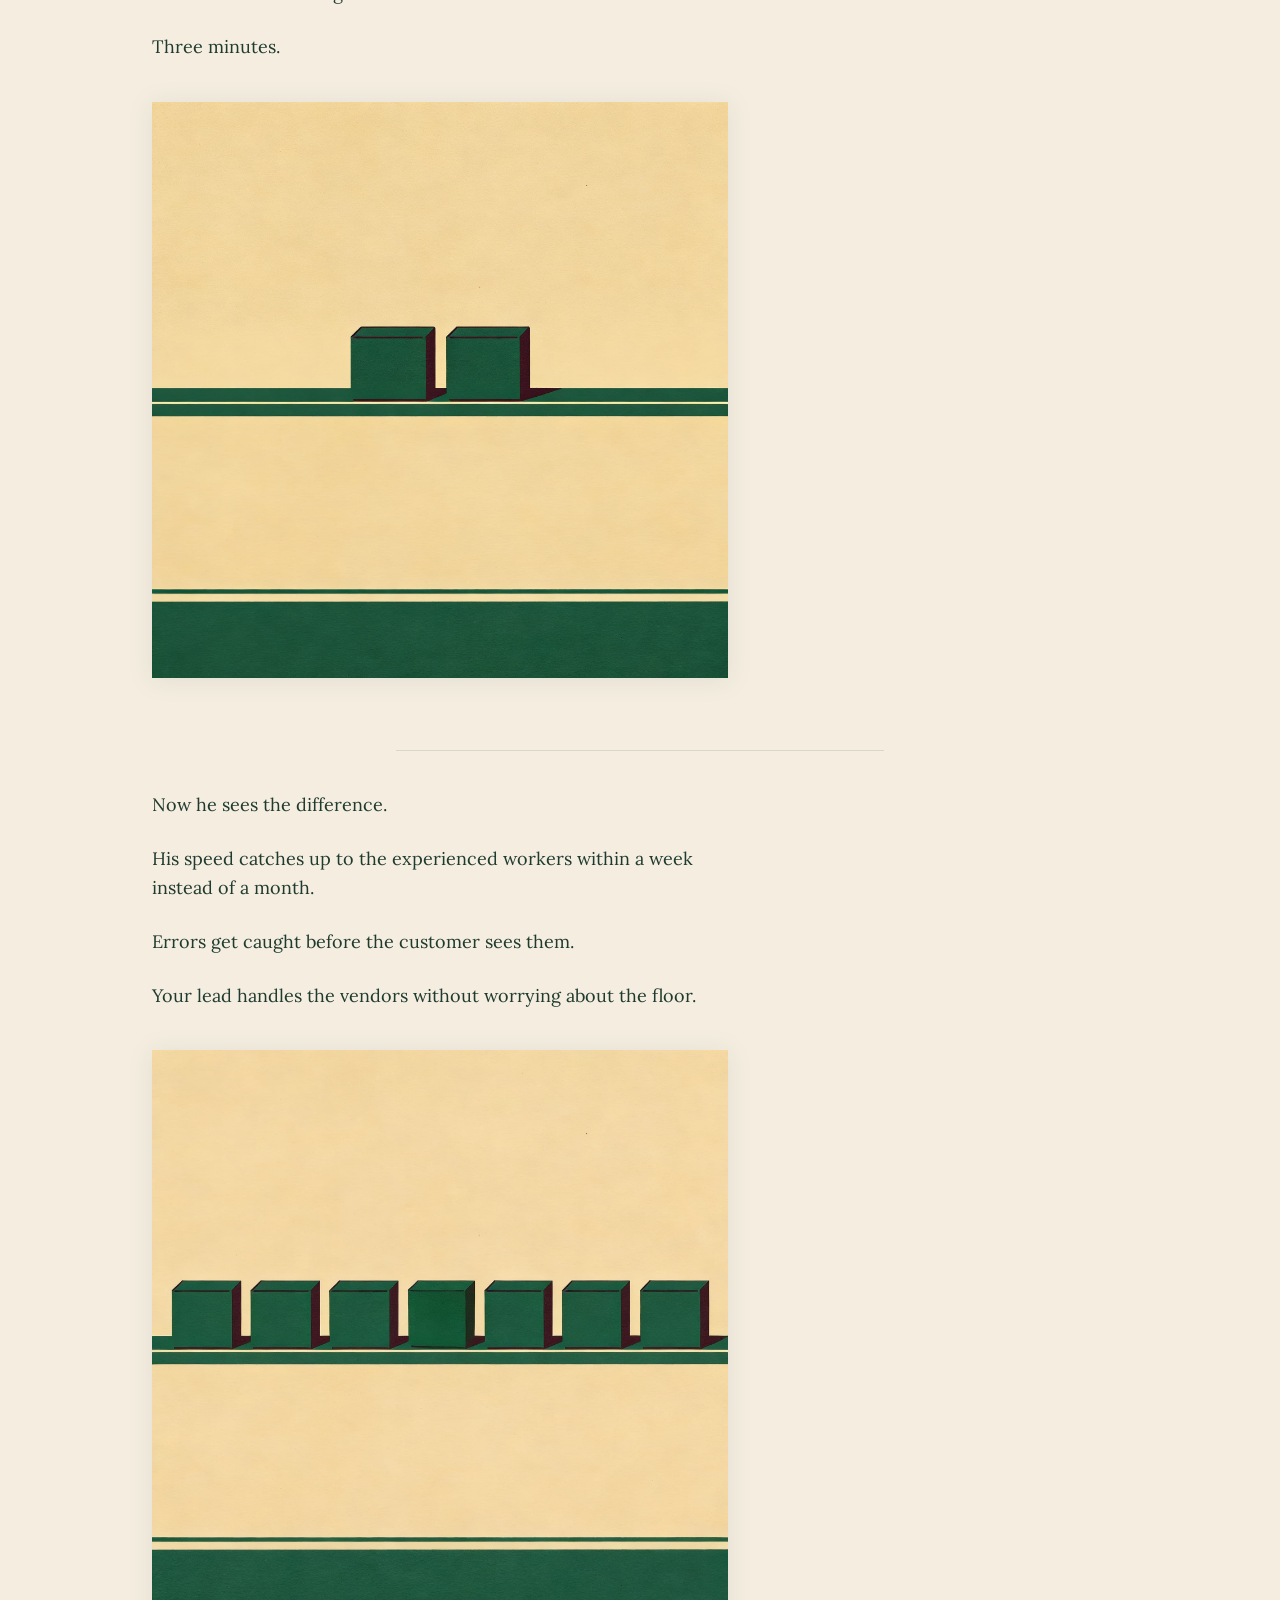
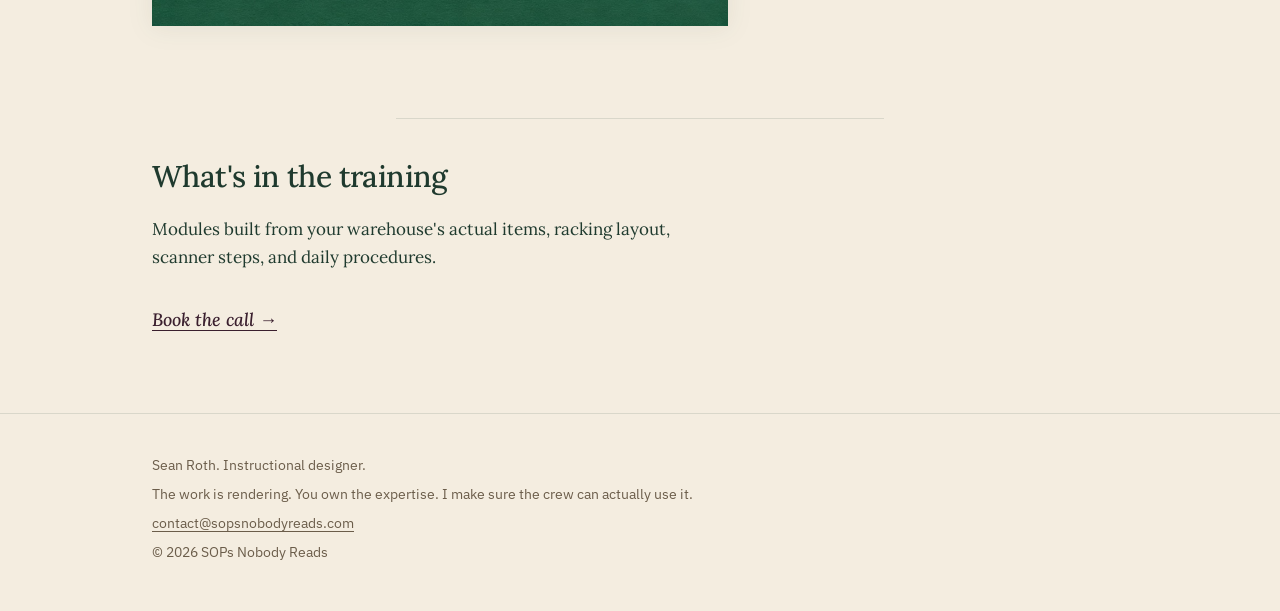
<file: for/warehouses/index.html>
<!DOCTYPE html>
<html lang="en">
<head>
<meta charset="UTF-8">
<meta name="viewport" content="width=device-width, initial-scale=1">
<title>For warehouses — SOPs Nobody Reads</title>
<meta name="description" content="Your new hires need to be accurate from day one. Custom training that teaches what experienced workers already know.">
<link rel="preconnect" href="https://fonts.googleapis.com">
<link rel="preconnect" href="https://fonts.gstatic.com" crossorigin>
<link rel="stylesheet" href="/styles.css">
</head>
<body>

<header class="nav">
  <div class="page nav-inner">
    <a href="/" class="nav-logo">SOPs Nobody Reads</a>
    <nav class="nav-right">
      <details class="nav-dropdown">
        <summary>Who is this for</summary>
        <ul>
          <li><a href="/for/contractors/">Contractors</a></li>
          <li><a href="/for/property-managers/">Property managers</a></li>
          <li><a href="/for/warehouses/">Warehouses</a></li>
        </ul>
      </details>
      <a href="https://calendly.com/contact-sopsnobodyreads/15min" target="_blank" rel="noopener" class="nav-book">Book the call</a>
    </nav>
  </div>
</header>

<main>

<section class="segment-hero page">
  <h1>Your new hires need to be accurate from day one.</h1>
  <p class="hero-sub">Custom training that teaches what experienced workers already know.</p>
  <a href="https://calendly.com/contact-sopsnobodyreads/15min" target="_blank" rel="noopener" class="cta-link">Book the call →</a>
  <div><a href="#story" class="scroll-cue">↓ See what it looks like</a></div>
</section>

<section class="scene page" id="story">
  <div class="prose">
    <p>Wednesday morning.</p>
    <p>Your lead is dealing with vendors.</p>
    <p>A new worker is on the line.</p>
    <p>He pulled the wrong item twice this hour and didn't notice.</p>
    <p>The cartons are already on the truck.</p>
  </div>
  <figure class="figure">
    <img src="/images/warehouses-1c.jpg" alt="A row of items in clean order, with one item subtly out of place." loading="lazy">
  </figure>
</section>

<section class="scene page">
  <div class="prose">
    <p>He opens the training before his shift.</p>
    <p>The two items he keeps confusing are shown side by side: what they look like, where they are stored, what the labels say, what to check before scanning.</p>
    <p>Three minutes.</p>
  </div>
  <figure class="figure">
    <img src="/images/warehouses-2c.jpg" alt="Two similar items shown side by side, the difference between them now visible." loading="lazy">
  </figure>
</section>

<section class="scene page">
  <div class="prose">
    <p>Now he sees the difference.</p>
    <p>His speed catches up to the experienced workers within a week instead of a month.</p>
    <p>Errors get caught before the customer sees them.</p>
    <p>Your lead handles the vendors without worrying about the floor.</p>
  </div>
  <figure class="figure">
    <img src="/images/warehouses-3c.jpg" alt="The row of items now in clean order, every item aligned, the error from the first scene corrected." loading="lazy">
  </figure>
</section>

<section class="closing page">
  <h2>What's in the training</h2>
  <div class="prose">
    <p>Modules built from your warehouse's actual items, racking layout, scanner steps, and daily procedures.</p>
  </div>
  <a href="https://calendly.com/contact-sopsnobodyreads/15min" target="_blank" rel="noopener" class="cta-link">Book the call →</a>
</section>

</main>

<footer class="site-footer">
  <div class="page">
    <p>Sean Roth. Instructional designer.</p>
    <p>The work is rendering. You own the expertise. I make sure the crew can actually use it.</p>
    <p><a href="mailto:contact@sopsnobodyreads.com">contact@sopsnobodyreads.com</a></p>
    <p>© 2026 SOPs Nobody Reads</p>
  </div>
</footer>

</body>
</html>
</file>
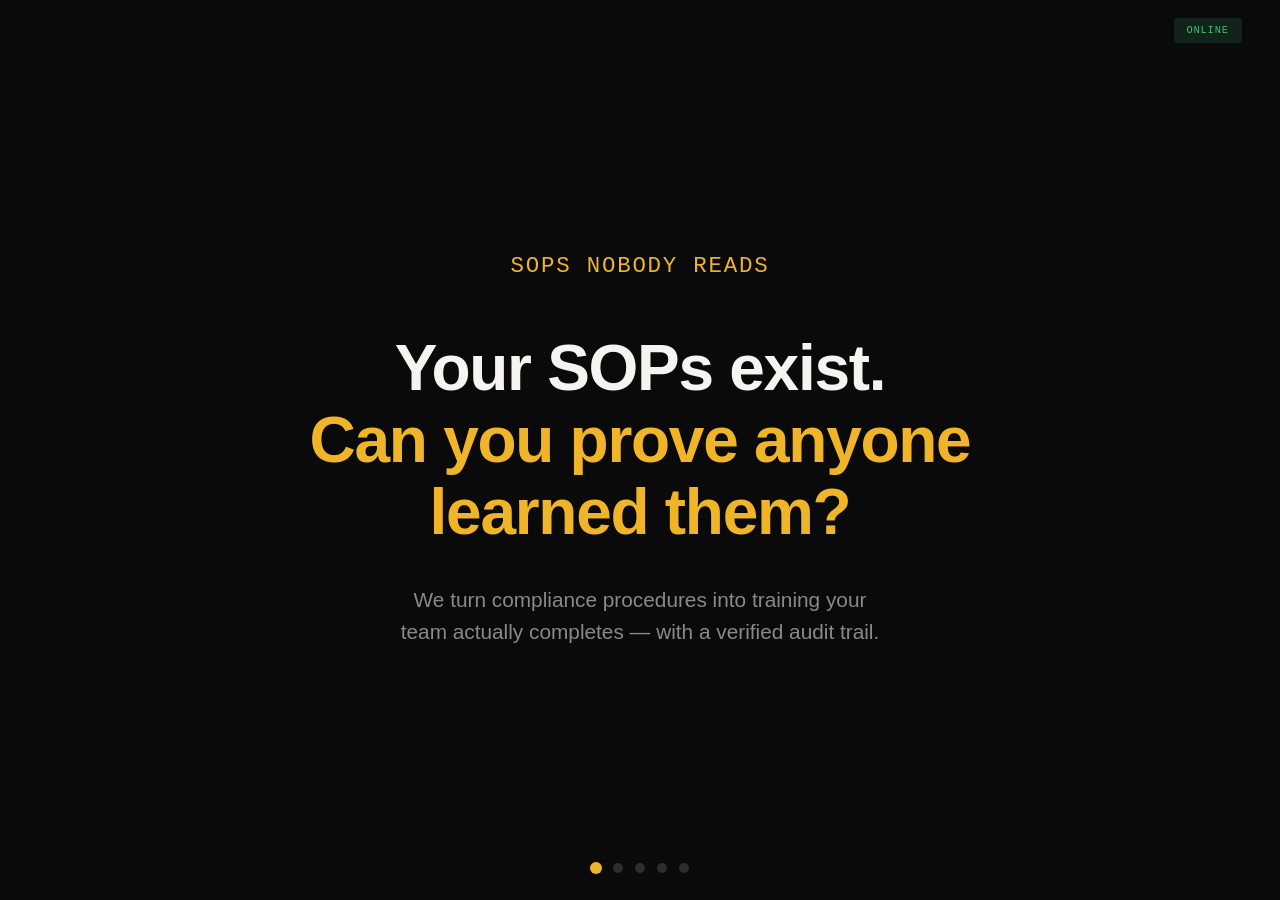
<file: pitch.html>
<!DOCTYPE html>
<html lang="en">
<head>
<meta charset="UTF-8">
<meta name="viewport" content="width=device-width, initial-scale=1.0, user-scalable=no">
<meta name="apple-mobile-web-app-capable" content="yes">
<meta name="apple-mobile-web-app-status-bar-style" content="black">
<title>SOPs Nobody Reads</title>
<style>
:root {
  --bg: #0a0a0a;
  --yellow: #f0b429;
  --yellow-dim: #d49b1f;
  --red: #c53030;
  --white: #f5f4f0;
  --gray-200: #d4d3cf;
  --gray-400: #8a8985;
  --gray-600: #5a5955;
}
*, *::before, *::after { box-sizing: border-box; margin: 0; padding: 0; }
html, body { height: 100%; overflow: hidden; background: var(--bg); color: var(--white); }
body { font-family: -apple-system, 'Segoe UI', Helvetica, Arial, sans-serif; -webkit-font-smoothing: antialiased; }
.deck { position: relative; width: 100%; height: 100%; }
.slide {
  position: absolute; inset: 0;
  display: flex; flex-direction: column; justify-content: center; align-items: center;
  padding: 5vh 6vw;
  opacity: 0; visibility: hidden;
  transition: opacity 0.5s ease, transform 0.5s ease;
  transform: translateX(40px);
}
.slide.active { opacity: 1; visibility: visible; transform: translateX(0); }
.slide.exiting { opacity: 0; visibility: visible; transform: translateX(-40px); }
.s1-brand { font-family: 'Courier New', monospace; font-size: clamp(1rem, 2.5vw, 1.4rem); color: var(--yellow); letter-spacing: 0.08em; text-transform: uppercase; margin-bottom: 6vh; }
.s1-question { font-size: clamp(2.2rem, 5.5vw, 4rem); font-weight: 700; line-height: 1.12; text-align: center; letter-spacing: -0.02em; max-width: 800px; }
.s1-question em { font-style: normal; color: var(--yellow); }
.s1-sub { margin-top: 4vh; font-size: clamp(1rem, 2vw, 1.3rem); color: var(--gray-400); text-align: center; max-width: 500px; line-height: 1.5; }
.s2-title { font-family: 'Courier New', monospace; font-size: clamp(0.7rem, 1.2vw, 0.85rem); color: var(--yellow); letter-spacing: 0.12em; text-transform: uppercase; margin-bottom: 4vh; }
.ba-row { display: flex; align-items: center; gap: 3vw; width: 100%; max-width: 900px; justify-content: center; }
.ba-col { display: flex; flex-direction: column; align-items: center; gap: 1.5vh; }
.ba-label { font-family: 'Courier New', monospace; font-size: 0.7rem; letter-spacing: 0.1em; text-transform: uppercase; }
.ba-label.before { color: var(--red); }
.ba-label.after { color: var(--yellow); }
.ba-img-before { max-height: 52vh; max-width: 28vw; opacity: 0.55; transform: rotate(-2deg); border: 1px solid rgba(255,255,255,0.08); box-shadow: 0 8px 32px rgba(0,0,0,0.5); }
.ba-img-after { max-height: 52vh; max-width: 50vw; transform: rotate(1deg); border: 1px solid rgba(240,180,41,0.25); box-shadow: 0 0 40px rgba(240,180,41,0.08), 0 12px 48px rgba(0,0,0,0.6); }
.ba-arrow { color: var(--yellow); font-size: 2.5rem; font-weight: 300; opacity: 0.6; }
.s3-heading { font-size: clamp(1.8rem, 4vw, 2.8rem); font-weight: 700; text-align: center; margin-bottom: 5vh; letter-spacing: -0.02em; max-width: 700px; }
.diff-grid { display: grid; grid-template-columns: 1fr 1fr 1fr; gap: 2.5vw; max-width: 860px; width: 100%; }
.diff-card { padding: 3vh 2vw; border-left: 2px solid var(--yellow); background: rgba(255,255,255,0.02); }
.diff-card h3 { font-family: 'Courier New', monospace; font-size: clamp(0.75rem, 1.1vw, 0.9rem); color: var(--yellow); text-transform: uppercase; letter-spacing: 0.08em; margin-bottom: 1.5vh; }
.diff-card p { font-size: clamp(0.85rem, 1.3vw, 1rem); color: var(--gray-400); line-height: 1.5; }
.s4-heading { font-size: clamp(1.8rem, 4vw, 2.8rem); font-weight: 700; text-align: center; margin-bottom: 5vh; letter-spacing: -0.02em; }
.process-row { display: flex; gap: 2vw; max-width: 860px; width: 100%; align-items: flex-start; }
.process-step { flex: 1; padding: 3vh 2vw; border-top: 2px solid rgba(240,180,41,0.2); }
.process-step.active-step { border-top-color: var(--yellow); }
.step-num { font-family: 'Courier New', monospace; font-size: 2rem; font-weight: 700; color: rgba(240,180,41,0.15); margin-bottom: 1vh; }
.process-step.active-step .step-num { color: rgba(240,180,41,0.4); }
.process-step h3 { font-size: clamp(1rem, 1.5vw, 1.2rem); font-weight: 600; margin-bottom: 1vh; }
.process-step p { font-size: clamp(0.85rem, 1.2vw, 0.95rem); color: var(--gray-400); line-height: 1.5; }
.process-step .price { margin-top: 1.5vh; font-family: 'Courier New', monospace; font-size: 0.8rem; color: var(--yellow); }
.s5-heading { font-size: clamp(2rem, 5vw, 3.2rem); font-weight: 700; text-align: center; margin-bottom: 2vh; letter-spacing: -0.02em; }
.s5-sub { font-size: clamp(1rem, 1.8vw, 1.2rem); color: var(--gray-400); text-align: center; margin-bottom: 5vh; line-height: 1.5; }
.cta-row { display: flex; gap: 1.5rem; flex-wrap: wrap; justify-content: center; }
.cta-btn { display: inline-flex; align-items: center; gap: 0.5rem; font-family: 'Courier New', monospace; font-size: 0.9rem; font-weight: 600; padding: 1.2rem 2.5rem; text-decoration: none; transition: all 0.2s ease; cursor: pointer; }
.cta-btn.primary { background: var(--yellow); color: var(--bg); border: none; }
.cta-btn.primary:hover { background: var(--yellow-dim); transform: translateY(-2px); }
.cta-btn.secondary { background: transparent; color: var(--yellow); border: 1px solid var(--yellow); }
.cta-btn.secondary:hover { background: var(--yellow); color: var(--bg); }
.s5-site { margin-top: 5vh; font-family: 'Courier New', monospace; font-size: 0.8rem; color: var(--gray-600); }
.nav-dots { position: fixed; bottom: 3vh; left: 50%; transform: translateX(-50%); display: flex; gap: 12px; z-index: 100; }
.dot { width: 10px; height: 10px; border-radius: 50%; background: rgba(255,255,255,0.15); border: none; cursor: pointer; transition: all 0.3s ease; -webkit-tap-highlight-color: transparent; }
.dot.active { background: var(--yellow); transform: scale(1.2); }
.tap-left, .tap-right { position: fixed; top: 0; width: 25%; height: 100%; z-index: 50; cursor: pointer; -webkit-tap-highlight-color: transparent; }
.tap-left { left: 0; }
.tap-right { right: 0; }
.offline-badge { position: fixed; top: 2vh; right: 3vw; z-index: 100; font-family: 'Courier New', monospace; font-size: 0.65rem; letter-spacing: 0.08em; text-transform: uppercase; padding: 0.4rem 0.8rem; border-radius: 3px; display: none; }
.offline-badge.online { display: block; background: rgba(72,187,120,0.15); color: #48bb78; }
.offline-badge.offline { display: block; background: rgba(197,48,48,0.15); color: #c53030; }
@media (max-width: 768px) {
  .ba-row { flex-direction: column; gap: 2vh; }
  .ba-img-before { max-width: 50vw; max-height: 30vh; }
  .ba-img-after { max-width: 85vw; max-height: 35vh; }
  .ba-arrow { transform: rotate(90deg); }
  .diff-grid { grid-template-columns: 1fr; gap: 2vh; }
  .process-row { flex-direction: column; gap: 2vh; }
}
</style>
</head>
<body>
<div class="deck">
  <div class="slide active" data-slide="0">
    <div class="s1-brand">SOPs Nobody Reads</div>
    <h1 class="s1-question">Your SOPs exist.<br><em>Can you prove anyone learned them?</em></h1>
    <p class="s1-sub">We turn compliance procedures into training your team actually completes &mdash; with a verified audit trail.</p>
  </div>
  <div class="slide" data-slide="1">
    <div class="s2-title">See the difference</div>
    <div class="ba-row">
      <div class="ba-col">
        <div class="ba-label before">What they get now</div>
        <img class="ba-img-before" src="/images/before-osha-sop.png" alt="OSHA SOP document">
      </div>
      <div class="ba-arrow">&rarr;</div>
      <div class="ba-col">
        <div class="ba-label after">What they experience with us</div>
        <img class="ba-img-after" src="/images/after-loto-player.png" alt="Interactive LOTO training module">
      </div>
    </div>
  </div>
  <div class="slide" data-slide="2">
    <h2 class="s3-heading">Not an LMS. Not generic safety videos. Something new.</h2>
    <div class="diff-grid">
      <div class="diff-card">
        <h3>Your SOPs, not ours</h3>
        <p>Every module is built from your actual procedures, your chemicals, your equipment. Nothing generic.</p>
      </div>
      <div class="diff-card">
        <h3>Proves comprehension</h3>
        <p>Quizzes that verify understanding, not just attendance. Workers sign off with a PIN after passing.</p>
      </div>
      <div class="diff-card">
        <h3>Audit-ready records</h3>
        <p>Every completion is cryptographically timestamped. When the inspector asks, you hand them proof &mdash; not a sign-in sheet.</p>
      </div>
    </div>
  </div>
  <div class="slide" data-slide="3">
    <h2 class="s4-heading">From sign-off to verified training.</h2>
    <div class="process-row">
      <div class="process-step active-step">
        <div class="step-num">01</div>
        <h3>Assessment</h3>
        <p>We review your SOPs, map them against regulatory requirements, and build a sample module from one of your actual procedures.</p>
        <div class="price">$3,500 &mdash; includes a working module</div>
      </div>
      <div class="process-step">
        <div class="step-num">02</div>
        <h3>Module production</h3>
        <p>Each SOP becomes a narrative training module with comprehension checks. Built in days, not months.</p>
      </div>
      <div class="process-step">
        <div class="step-num">03</div>
        <h3>Verified delivery</h3>
        <p>Your team takes the training, signs off with a PIN, completes the quiz. Managers see who's trained and who's not.</p>
      </div>
    </div>
  </div>
  <div class="slide" data-slide="4">
    <h2 class="s5-heading">Your people deserve better<br>than a binder.</h2>
    <p class="s5-sub">See the full demo or let's talk about your SOPs.</p>
    <div class="cta-row">
      <a href="/demo" class="cta-btn primary">See the full demo</a>
      <a href="https://calendly.com/contact-sopsnobodyreads/15min" target="_blank" class="cta-btn secondary">Book a discovery call</a>
    </div>
    <div class="s5-site">sopsnobodyreads.com</div>
  </div>
</div>
<div class="tap-left" onclick="prevSlide()"></div>
<div class="tap-right" onclick="nextSlide()"></div>
<div class="nav-dots">
  <button class="dot active" onclick="goTo(0)"></button>
  <button class="dot" onclick="goTo(1)"></button>
  <button class="dot" onclick="goTo(2)"></button>
  <button class="dot" onclick="goTo(3)"></button>
  <button class="dot" onclick="goTo(4)"></button>
</div>
<div class="offline-badge" id="netBadge"></div>
<script>
let current = 0;
const total = 5;
const slides = document.querySelectorAll('.slide');
const dots = document.querySelectorAll('.dot');
function goTo(n) {
  if (n < 0 || n >= total || n === current) return;
  slides[current].classList.remove('active');
  slides[current].classList.add('exiting');
  const prev = current;
  current = n;
  slides[current].style.transform = n > prev ? 'translateX(40px)' : 'translateX(-40px)';
  requestAnimationFrame(() => { slides[current].classList.add('active'); });
  dots.forEach((d, i) => d.classList.toggle('active', i === current));
  setTimeout(() => { slides[prev].classList.remove('exiting'); }, 500);
}
function nextSlide() { goTo(current + 1); }
function prevSlide() { goTo(current - 1); }
let touchStartX = 0;
document.addEventListener('touchstart', e => { touchStartX = e.touches[0].clientX; }, { passive: true });
document.addEventListener('touchend', e => {
  const diff = touchStartX - e.changedTouches[0].clientX;
  if (Math.abs(diff) > 50) { diff > 0 ? nextSlide() : prevSlide(); }
}, { passive: true });
document.addEventListener('keydown', e => {
  if (e.key === 'ArrowRight' || e.key === ' ') nextSlide();
  if (e.key === 'ArrowLeft') prevSlide();
});
const badge = document.getElementById('netBadge');
function updateNet() {
  badge.className = 'offline-badge ' + (navigator.onLine ? 'online' : 'offline');
  badge.textContent = navigator.onLine ? 'online' : 'offline';
}
window.addEventListener('online', updateNet);
window.addEventListener('offline', updateNet);
updateNet();
</script>
</body>
</html>
</file>
<file: styles.css>
/* SOPs Nobody Reads
 * Lora for display and body; IBM Plex Sans for utility.
 * Forest green ink on warm cream; aubergine accent; warm gray utility.
 */

@import url('https://fonts.googleapis.com/css2?family=Lora:ital,wght@0,400;0,500;0,600;1,400&family=IBM+Plex+Sans:wght@400&display=swap');

*, *::before, *::after {
  box-sizing: border-box;
  margin: 0;
  padding: 0;
}

html {
  -webkit-font-smoothing: antialiased;
  -moz-osx-font-smoothing: grayscale;
  scroll-behavior: smooth;
  font-size: 16px;
}

:root {
  --ink: #1f3a2e;          /* Forest green */
  --bg: #f4ede0;           /* Warm cream */
  --accent: #3a1f2e;       /* Dark aubergine */
  --utility: #6b5d4a;      /* Warm gray */
  --rule: rgba(31, 58, 46, 0.12);

  --serif: 'Lora', Georgia, 'Times New Roman', serif;
  --sans: 'IBM Plex Sans', system-ui, -apple-system, sans-serif;

  --measure: 36rem;        /* ~576px reading column */
  --page-max: 64rem;       /* 1024px page max */
  --gutter: 1.5rem;
}

body {
  font-family: var(--serif);
  font-size: 1.0625rem;    /* 17px */
  line-height: 1.65;
  color: var(--ink);
  background: var(--bg);
  font-feature-settings: "kern", "liga";
  min-height: 100vh;
  display: flex;
  flex-direction: column;
  overflow-x: hidden;
}

main { flex: 1; }

img { max-width: 100%; height: auto; }

/* ---- Typography ---- */
h1, h2, h3 {
  font-weight: 500;
  line-height: 1.18;
  color: var(--ink);
}

h1 {
  font-size: clamp(1.875rem, 2vw + 1.25rem, 2.625rem); /* 30 → 42px */
  font-weight: 600;
  letter-spacing: -0.025em;
}

h2 {
  font-size: clamp(1.375rem, 1.5vw + 1rem, 1.875rem);  /* 22 → 30px */
  letter-spacing: -0.02em;
}

h3 {
  font-size: clamp(1.125rem, 0.5vw + 1rem, 1.25rem);
  letter-spacing: -0.01em;
}

p { margin-bottom: 1em; }
p:last-child { margin-bottom: 0; }

strong { font-weight: 600; }
em { font-style: italic; }

a {
  color: var(--accent);
  text-decoration: underline;
  text-decoration-thickness: 1px;
  text-underline-offset: 3px;
  transition: text-decoration-thickness 0.1s ease;
}

a:hover { text-decoration-thickness: 2px; }

/* ---- Page layout ---- */
.page {
  max-width: var(--page-max);
  margin: 0 auto;
  padding-left: var(--gutter);
  padding-right: var(--gutter);
  width: 100%;
}

/* ---- Nav ---- */
.nav {
  padding: 1.25rem 0;
  border-bottom: 1px solid var(--rule);
}

.nav-inner {
  display: flex;
  justify-content: space-between;
  align-items: center;
  gap: 1.25rem;
}

.nav-logo {
  font-family: var(--serif);
  font-size: 1.0625rem;
  font-weight: 500;
  color: var(--ink);
  text-decoration: none;
  letter-spacing: -0.01em;
  white-space: nowrap;
}

.nav-logo:hover {
  text-decoration: none;
  color: var(--ink);
}

.nav-right {
  display: flex;
  align-items: center;
  gap: 1.5rem;
}

/* Dropdown via <details> */
.nav-dropdown {
  position: relative;
}

.nav-dropdown summary {
  cursor: pointer;
  list-style: none;
  font-family: var(--sans);
  font-size: 0.875rem;
  color: var(--ink);
  user-select: none;
  display: inline-flex;
  align-items: center;
  gap: 0.45em;
  padding: 0.25rem 0;
  white-space: nowrap;
}

.nav-dropdown summary::-webkit-details-marker { display: none; }
.nav-dropdown summary::marker { content: ''; }

.nav-dropdown summary::after {
  content: '';
  display: inline-block;
  width: 0.42em;
  height: 0.42em;
  border-right: 1px solid currentColor;
  border-bottom: 1px solid currentColor;
  transform: rotate(45deg) translate(-0.1em, -0.1em);
  transition: transform 0.15s ease;
}

.nav-dropdown[open] summary::after {
  transform: rotate(-135deg) translate(0.05em, 0.05em);
}

.nav-dropdown ul {
  list-style: none;
  position: absolute;
  top: calc(100% + 0.6rem);
  right: 0;
  background: var(--bg);
  border: 1px solid var(--rule);
  min-width: 13rem;
  padding: 0.4rem 0;
  z-index: 20;
}

.nav-dropdown ul li a {
  display: block;
  padding: 0.55rem 1rem;
  font-family: var(--sans);
  font-size: 0.875rem;
  color: var(--ink);
  text-decoration: none;
}

.nav-dropdown ul li a:hover {
  background: rgba(31, 58, 46, 0.05);
  color: var(--accent);
}

.nav-book {
  font-family: var(--sans);
  font-size: 0.875rem;
  color: var(--accent);
  white-space: nowrap;
}

/* ---- Hero (homepage) ---- */
.hero {
  padding-top: 2.5rem;
  padding-bottom: 2rem;
}

.hero h1 {
  max-width: 17em;
  margin-bottom: 1rem;
}

.hero-sub {
  font-family: var(--serif);
  font-size: clamp(1.125rem, 1vw + 0.875rem, 1.3125rem);
  font-style: italic;
  color: var(--ink);
  max-width: 26em;
  font-weight: 400;
}

/* ---- Sections ---- */
.section {
  padding-top: 3.5rem;
  padding-bottom: 3.5rem;
}

.section h2 {
  margin-bottom: 1.25rem;
  max-width: 22em;
}

.prose {
  max-width: var(--measure);
}

.prose p {
  text-wrap: pretty;
}

.prose p + p { margin-top: 1em; }

/* ---- Figure / image placeholders ---- */
.figure {
  margin: 2rem 0 0;
  max-width: var(--measure);
}

.figure img {
  display: block;
  width: 100%;
  height: auto;
  filter: drop-shadow(0 2px 12px rgba(31, 58, 46, 0.08));
}

.section .figure {
  margin-top: 2.5rem;
}

.placeholder {
  width: 100%;
  background: rgba(31, 58, 46, 0.025);
  border: 1px solid rgba(31, 58, 46, 0.18);
  position: relative;
}

.placeholder--landscape { aspect-ratio: 3 / 2; }
.placeholder--square { aspect-ratio: 1 / 1; }

figcaption {
  font-family: var(--sans);
  font-size: 0.8125rem;
  font-style: italic;
  color: var(--utility);
  margin-top: 0.75rem;
  line-height: 1.5;
  max-width: var(--measure);
}

/* ---- CTA inline link ---- */
.cta-link {
  display: inline-block;
  font-family: var(--serif);
  font-size: 1.125rem;
  font-style: italic;
  font-weight: 500;
  color: var(--accent);
  text-decoration: underline;
  text-decoration-thickness: 1px;
  text-underline-offset: 4px;
  padding: 0.35em 0;
  margin-top: 0.25rem;
}

.cta-link:hover { text-decoration-thickness: 2px; }

/* ---- Footer ---- */
.site-footer {
  border-top: 1px solid var(--rule);
  padding-top: 2.5rem;
  padding-bottom: 3rem;
  margin-top: 3rem;
}

.site-footer p {
  font-family: var(--sans);
  font-size: 0.875rem;
  color: var(--utility);
  line-height: 1.6;
  max-width: var(--measure);
  margin-bottom: 0.4rem;
}

.site-footer p:last-child { margin-bottom: 0; }

.site-footer a {
  color: var(--utility);
  text-decoration-thickness: 1px;
}

.site-footer a:hover { color: var(--accent); }

/* ---- Segment-page specifics ---- */
.segment-hero {
  padding-top: 2.5rem;
  padding-bottom: 3rem;
}

.segment-hero h1 {
  max-width: 17em;
  margin-bottom: 1rem;
}

.segment-hero .hero-sub {
  margin-bottom: 1.5rem;
}

.segment-hero .scroll-cue {
  font-family: var(--sans);
  font-size: 0.8125rem;
  color: var(--utility);
  text-decoration: none;
  display: inline-block;
  margin-top: 1.25rem;
}

.segment-hero .scroll-cue:hover { color: var(--accent); }

.scene {
  padding-top: 2.25rem;
  padding-bottom: 2.25rem;
}

.scene .figure {
  margin: 2.5rem 0 0;
}

.scene .prose,
.section .prose {
  font-size: 1.125rem;
  line-height: 1.6;
}

/* Narration: each beat sits on its own line, with breathing room */
.scene .prose p + p,
.section .prose p + p { margin-top: 1.4em; }

/* Half-page hairline divider between consecutive sections and scenes */
.scene + .scene::before,
.scene + .closing::before,
.hero + .section::before,
.section + .section::before {
  content: '';
  display: block;
  width: 50%;
  height: 1px;
  background: var(--rule);
  margin: 0 auto 2.5rem;
}

.closing {
  padding-top: 3.5rem;
  padding-bottom: 1.5rem;
}

.closing h2 {
  margin-bottom: 1.25rem;
  max-width: 22em;
}

.closing .prose {
  margin-bottom: 1.5rem;
}

/* ---- Mobile ---- */
@media (max-width: 640px) {
  :root {
    --gutter: 1.5rem;
  }

  body { font-size: 1rem; }

  .nav { padding: 1rem 0; }
  .nav-right { gap: 1.25rem; }
  .nav-logo { font-size: 0.9375rem; }

  .hero { padding-top: 2.5rem; padding-bottom: 1.5rem; }
  .section { padding-top: 2.5rem; padding-bottom: 2.5rem; }
  .segment-hero { padding-top: 2.5rem; padding-bottom: 2rem; }
  .scene { padding-top: 1.75rem; padding-bottom: 1.75rem; }
  .closing { padding-top: 2.5rem; padding-bottom: 1rem; }

  .scene .prose,
  .section .prose { font-size: 1.0625rem; }

  .site-footer { padding-top: 2rem; padding-bottom: 2.5rem; margin-top: 2rem; }
}

@media (max-width: 460px) {
  .nav-book { display: none; }
}
</file>
